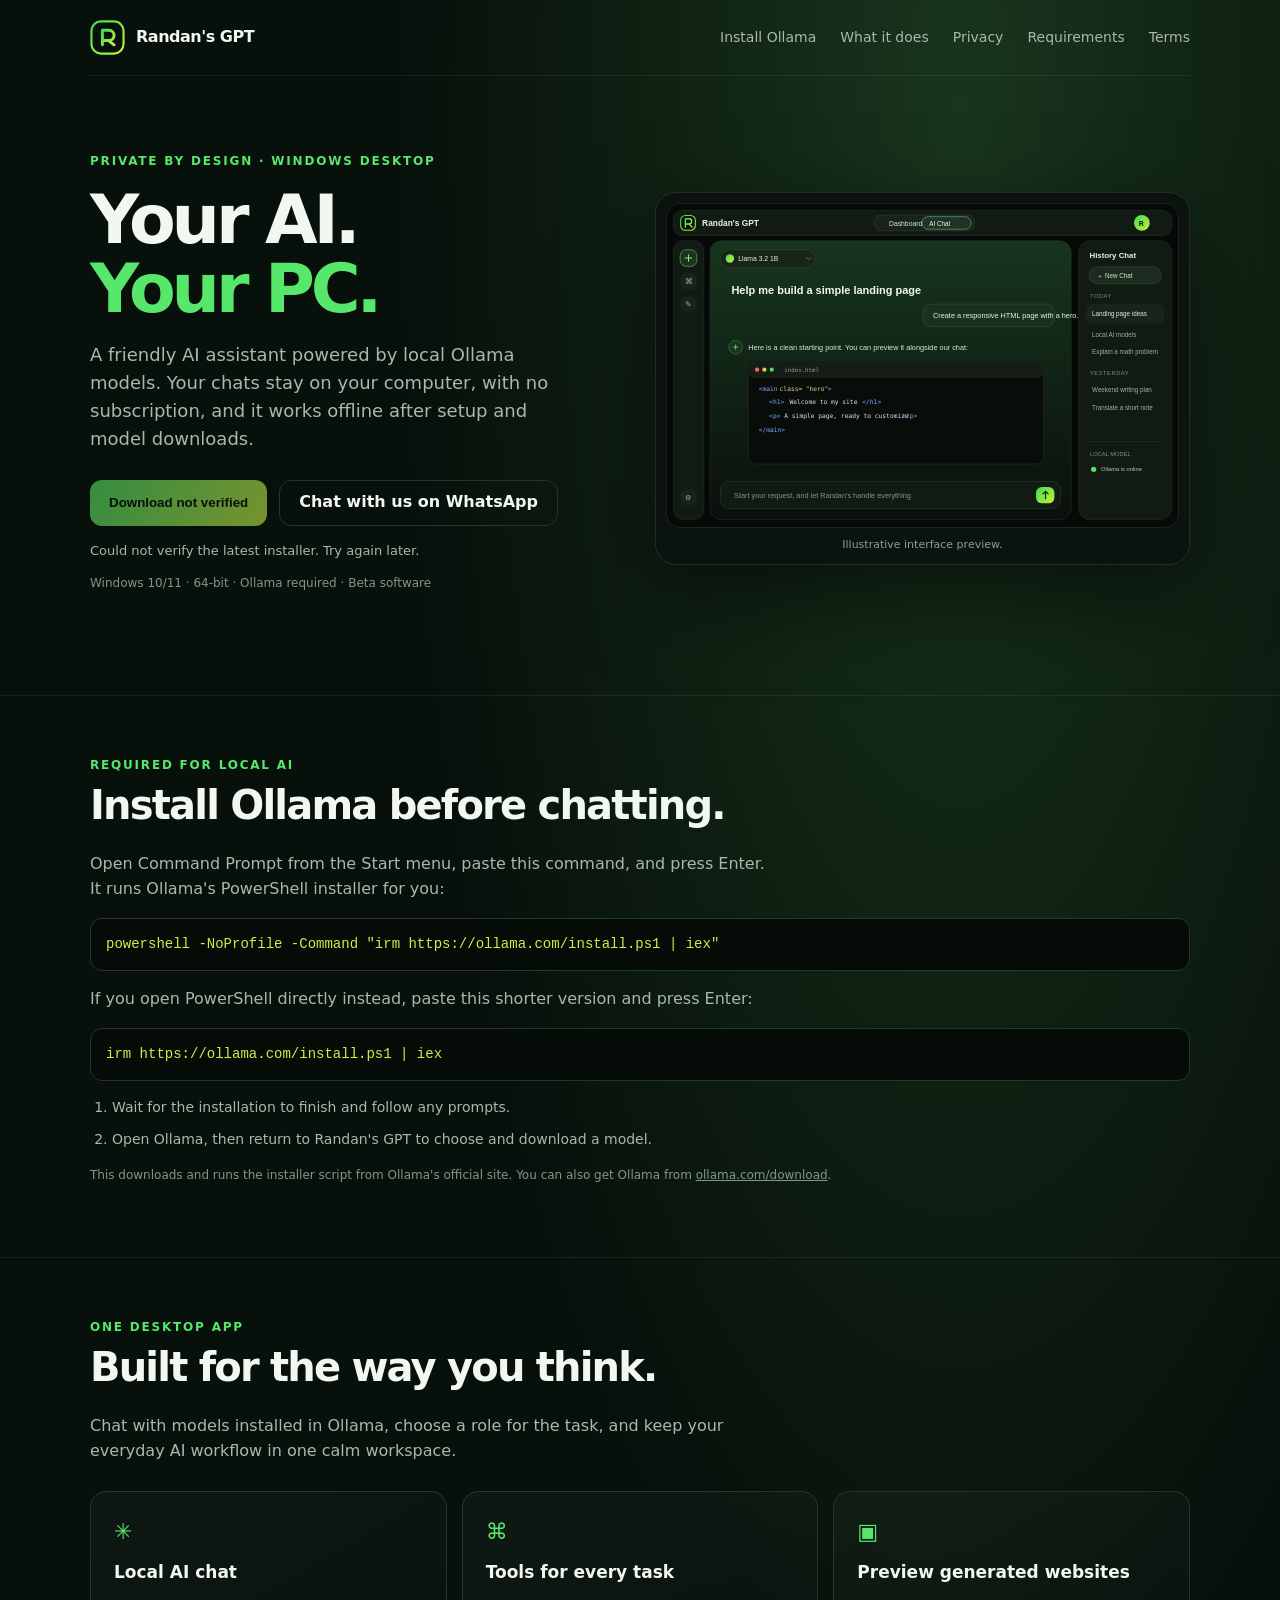
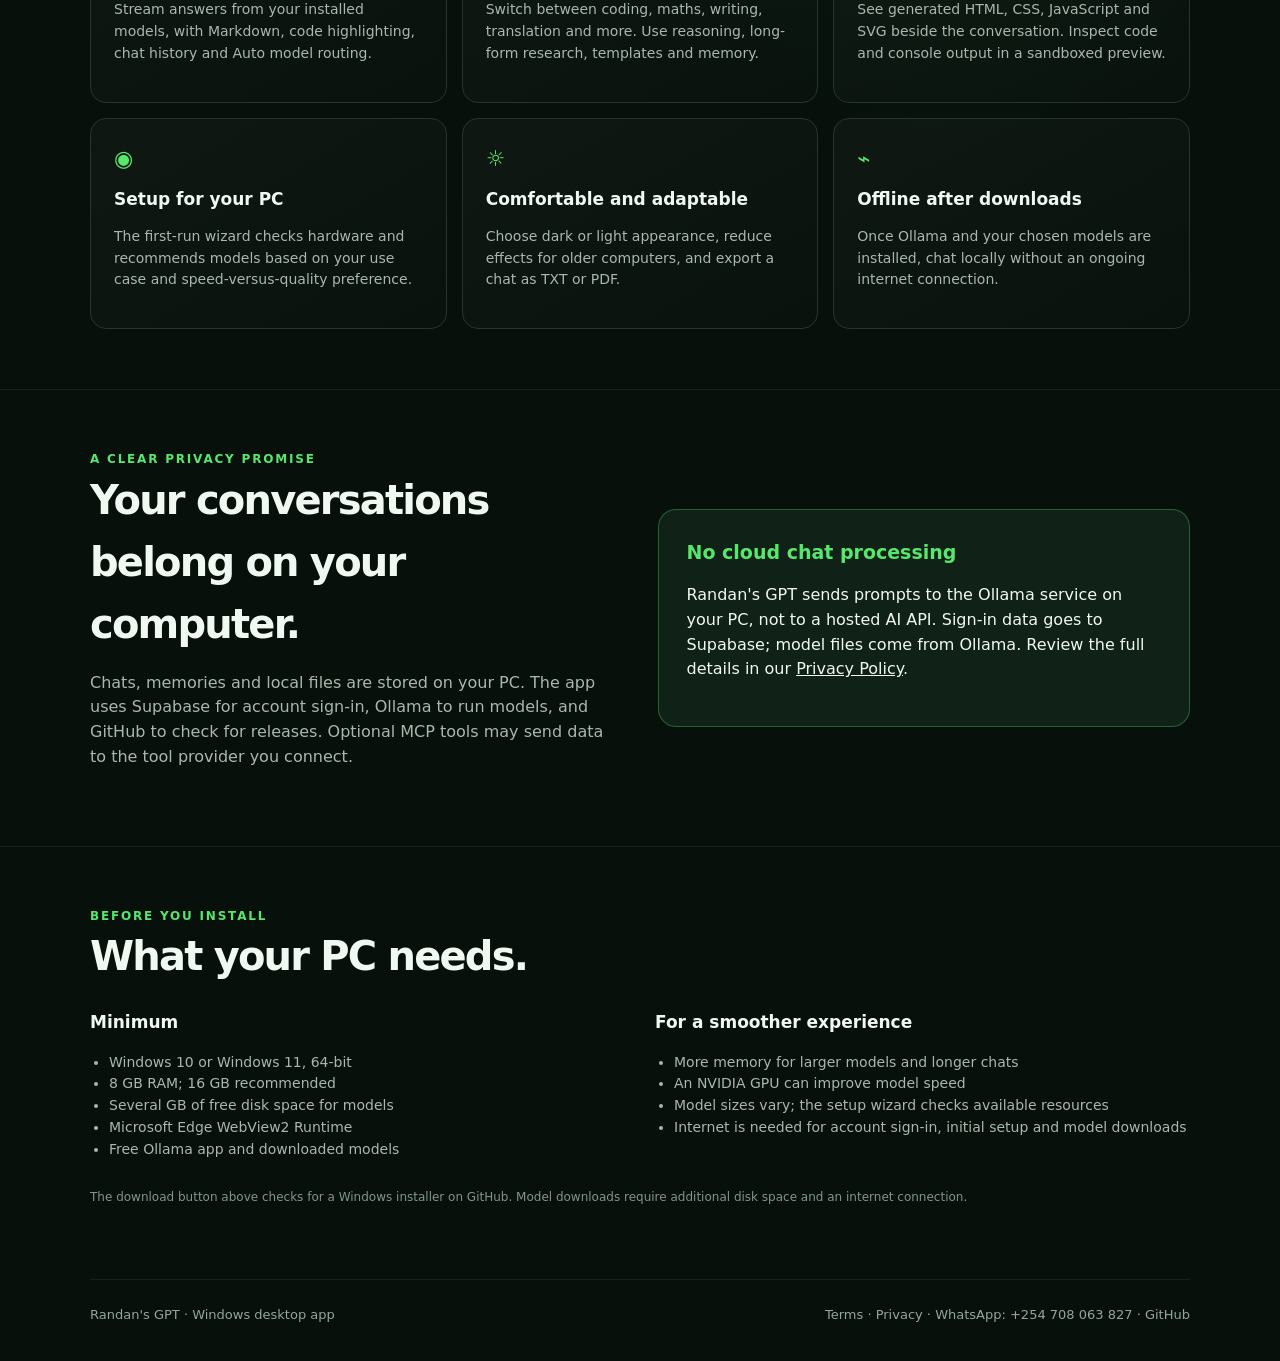
<file: docs/index.html>
<!doctype html>
<html lang="en">
<head>
  <meta charset="utf-8">
  <meta name="viewport" content="width=device-width, initial-scale=1">
  <meta name="description" content="A private AI assistant for Windows. Run Ollama models locally, keep chats on your PC, and work offline after setup.">
  <meta name="theme-color" content="#07100b">
  <title>Randan's GPT - Your AI, on your PC</title>
  <link rel="icon" href="brand-mark.svg" type="image/svg+xml">
  <style>
    :root { color-scheme: dark; --bg:#07100b; --panel:#101b14; --text:#f1f8f2; --muted:#a9b8ad; --green:#56e76b; --lime:#c8f248; --line:#25372a; font-family:Inter,"Segoe UI",system-ui,sans-serif; }
    * { box-sizing:border-box; }
    body { margin:0; color:var(--text); background:radial-gradient(ellipse at 75% 4%,#19351d 0,transparent 35rem),var(--bg); line-height:1.55; }
    a { color:inherit; }
    .wrap { width:min(1100px,calc(100% - 40px)); margin:auto; }
    header { height:76px; display:flex; align-items:center; justify-content:space-between; border-bottom:1px solid #ffffff12; }
    .brand { display:flex; align-items:center; gap:11px; text-decoration:none; font-weight:750; letter-spacing:-.03em; }
    .brand img { width:35px; height:35px; border-radius:10px; }
    nav { display:flex; gap:24px; color:var(--muted); font-size:14px; }
    nav a { text-decoration:none; } nav a:hover { color:var(--green); }
    .hero { display:grid; grid-template-columns:1fr 1.05fr; gap:55px; align-items:center; padding:76px 0 90px; }
    .eyebrow { color:var(--green); font-size:12px; font-weight:750; letter-spacing:.15em; text-transform:uppercase; }
    h1 { margin:14px 0 18px; font-size:clamp(42px,6vw,68px); line-height:1.02; letter-spacing:-.06em; }
    h1 em { color:var(--green); font-style:normal; }
    .lead { max-width:490px; color:var(--muted); font-size:18px; }
    .buttons { display:flex; flex-wrap:wrap; gap:12px; margin:27px 0 15px; }
    .btn { display:inline-flex; min-height:46px; align-items:center; justify-content:center; padding:0 19px; border:1px solid var(--line); border-radius:12px; text-decoration:none; font-weight:700; }
    .btn.primary { color:#07100b; background:linear-gradient(120deg,var(--green),var(--lime)); border:0; }
    .btn.primary:disabled { cursor:not-allowed; opacity:.58; }
    .btn:not(.primary):hover { border-color:var(--green); }
    .fine { color:#839589; font-size:12px; }
    .download-status { min-height:1.55em; color:#a9b8ad; font-size:13px; }
    .install-steps { padding-left:22px; color:var(--muted); }
    .install-steps li { margin:10px 0; }
    .command { overflow-wrap:anywhere; white-space:pre-wrap; margin:12px 0; padding:15px; border:1px solid var(--line); border-radius:12px; background:#050b07; color:var(--lime); }
    .command code { font:14px/1.5 ui-monospace,Consolas,monospace; }
    .preview { overflow:hidden; padding:10px; border:1px solid #ffffff1b; border-radius:21px; background:#0b130e; box-shadow:0 30px 90px #0008; }
    .preview img { display:block; width:100%; height:auto; border-radius:13px; }
    .caption { padding:8px 4px 1px; color:#8e9f93; font-size:11px; text-align:center; }
    section { padding:60px 0; border-top:1px solid #ffffff12; }
    h2 { margin:0 0 12px; font-size:clamp(29px,4vw,40px); letter-spacing:-.045em; }
    .section-lead { max-width:680px; color:var(--muted); }
    .grid { display:grid; grid-template-columns:repeat(3,1fr); gap:15px; margin-top:27px; }
    .card { padding:23px; border:1px solid var(--line); border-radius:16px; background:linear-gradient(150deg,#ffffff08,#ffffff02); }
    .card .icon { color:var(--green); font-size:22px; }
    h3 { margin:10px 0 7px; font-size:17px; }
    .card p, li { color:var(--muted); font-size:14px; }
    .privacy { display:grid; grid-template-columns:1fr 1fr; gap:35px; align-items:center; }
    .promise { padding:28px; border:1px solid #4be76655; border-radius:18px; background:#102117; }
    .promise b { display:block; margin-bottom:8px; color:var(--green); font-size:19px; }
    ul { padding-left:19px; }
    .requirements { display:grid; grid-template-columns:1fr 1fr; gap:30px; }
    footer { display:flex; flex-wrap:wrap; gap:18px; justify-content:space-between; padding:25px 0 36px; border-top:1px solid #ffffff12; color:#95a69a; font-size:13px; }
    footer a { text-decoration:none; } footer a:hover { color:var(--green); }
    @media(max-width:760px) { .hero,.privacy,.requirements { grid-template-columns:1fr; gap:30px; } .hero { padding:55px 0; } .grid { grid-template-columns:1fr; } nav { gap:13px; font-size:12px; } }
    @media(max-width:410px) { nav a:first-child { display:none; } }
  </style>
</head>
<body>
  <header class="wrap">
    <a class="brand" href="./"><img src="brand-mark.svg" alt=""><span>Randan's GPT</span></a>
    <nav aria-label="Main navigation"><a href="#ollama-install">Install Ollama</a><a href="#features">What it does</a><a href="#privacy">Privacy</a><a href="#requirements">Requirements</a><a href="terms.html">Terms</a></nav>
  </header>
  <main>
    <div class="wrap hero">
      <div>
        <div class="eyebrow">Private by design · Windows desktop</div>
        <h1>Your AI.<br><em>Your PC.</em></h1>
        <p class="lead">A friendly AI assistant powered by local Ollama models. Your chats stay on your computer, with no subscription, and it works offline after setup and model downloads.</p>
        <div class="buttons"><button class="btn primary" id="downloadButton" type="button" disabled>Checking for installer…</button><a class="btn" href="https://wa.me/254708063827" target="_blank" rel="noopener noreferrer">Chat with us on WhatsApp</a></div>
        <p class="download-status" id="downloadStatus" role="status" aria-live="polite">Checking GitHub for a published Windows installer…</p>
        <p class="fine">Windows 10/11 · 64-bit · Ollama required · Beta software</p>
      </div>
      <div class="preview"><img src="app-preview.svg" alt="Illustrative preview of the Randan's GPT chat window"><div class="caption">Illustrative interface preview.</div></div>
    </div>

    <section id="ollama-install">
      <div class="wrap">
        <div class="eyebrow">Required for local AI</div>
        <h2>Install Ollama before chatting.</h2>
        <p class="section-lead">Open Command Prompt from the Start menu, paste this command, and press Enter. It runs Ollama's PowerShell installer for you:</p>
        <pre class="command"><code>powershell -NoProfile -Command "irm https://ollama.com/install.ps1 | iex"</code></pre>
        <p class="section-lead">If you open PowerShell directly instead, paste this shorter version and press Enter:</p>
        <pre class="command"><code>irm https://ollama.com/install.ps1 | iex</code></pre>
        <ol class="install-steps">
          <li>Wait for the installation to finish and follow any prompts.</li>
          <li>Open Ollama, then return to Randan's GPT to choose and download a model.</li>
        </ol>
        <p class="fine">This downloads and runs the installer script from Ollama's official site. You can also get Ollama from <a href="https://ollama.com/download" target="_blank" rel="noopener noreferrer">ollama.com/download</a>.</p>
      </div>
    </section>

    <section id="features">
      <div class="wrap">
        <div class="eyebrow">One desktop app</div><h2>Built for the way you think.</h2>
        <p class="section-lead">Chat with models installed in Ollama, choose a role for the task, and keep your everyday AI workflow in one calm workspace.</p>
        <div class="grid">
          <article class="card"><div class="icon">✳</div><h3>Local AI chat</h3><p>Stream answers from your installed models, with Markdown, code highlighting, chat history and Auto model routing.</p></article>
          <article class="card"><div class="icon">⌘</div><h3>Tools for every task</h3><p>Switch between coding, maths, writing, translation and more. Use reasoning, long-form research, templates and memory.</p></article>
          <article class="card"><div class="icon">▣</div><h3>Preview generated websites</h3><p>See generated HTML, CSS, JavaScript and SVG beside the conversation. Inspect code and console output in a sandboxed preview.</p></article>
          <article class="card"><div class="icon">◉</div><h3>Setup for your PC</h3><p>The first-run wizard checks hardware and recommends models based on your use case and speed-versus-quality preference.</p></article>
          <article class="card"><div class="icon">☼</div><h3>Comfortable and adaptable</h3><p>Choose dark or light appearance, reduce effects for older computers, and export a chat as TXT or PDF.</p></article>
          <article class="card"><div class="icon">⌁</div><h3>Offline after downloads</h3><p>Once Ollama and your chosen models are installed, chat locally without an ongoing internet connection.</p></article>
        </div>
      </div>
    </section>

    <section id="privacy">
      <div class="wrap privacy">
        <div><div class="eyebrow">A clear privacy promise</div><h2>Your conversations belong on your computer.</h2><p class="section-lead">Chats, memories and local files are stored on your PC. The app uses Supabase for account sign-in, Ollama to run models, and GitHub to check for releases. Optional MCP tools may send data to the tool provider you connect.</p></div>
        <div class="promise"><b>No cloud chat processing</b><p>Randan's GPT sends prompts to the Ollama service on your PC, not to a hosted AI API. Sign-in data goes to Supabase; model files come from Ollama. Review the full details in our <a href="privacy.html">Privacy Policy</a>.</p></div>
      </div>
    </section>

    <section id="requirements">
      <div class="wrap">
        <div class="eyebrow">Before you install</div><h2>What your PC needs.</h2>
        <div class="requirements">
          <div><h3>Minimum</h3><ul><li>Windows 10 or Windows 11, 64-bit</li><li>8 GB RAM; 16 GB recommended</li><li>Several GB of free disk space for models</li><li>Microsoft Edge WebView2 Runtime</li><li>Free Ollama app and downloaded models</li></ul></div>
          <div><h3>For a smoother experience</h3><ul><li>More memory for larger models and longer chats</li><li>An NVIDIA GPU can improve model speed</li><li>Model sizes vary; the setup wizard checks available resources</li><li>Internet is needed for account sign-in, initial setup and model downloads</li></ul></div>
        </div>
        <p class="fine">The download button above checks for a Windows installer on GitHub. Model downloads require additional disk space and an internet connection.</p>
      </div>
    </section>
  </main>
  <footer class="wrap"><span>Randan's GPT · Windows desktop app</span><span><a href="terms.html">Terms</a> · <a href="privacy.html">Privacy</a> · <a href="https://wa.me/254708063827" target="_blank" rel="noopener noreferrer">WhatsApp: +254 708 063 827</a> · <a href="https://github.com/randankevin004-hub/Randan-s-GPT">GitHub</a></span></footer>
  <script>
    const repository = "randankevin004-hub/Randan-s-GPT";
    const downloadButton = document.getElementById("downloadButton");
    const downloadStatus = document.getElementById("downloadStatus");

    async function configureDownload() {
      try {
        const response = await fetch(`https://api.github.com/repos/${repository}/releases?per_page=5`, {
          headers: { Accept: "application/vnd.github+json" }
        });
        if (!response.ok) throw new Error(`GitHub returned ${response.status}`);

        const releases = await response.json();
        const release = releases.find(item => !item.draft);
        const installer = release?.assets?.find(asset => asset.name === "RandansGPT-Setup.exe");
        if (!release || !installer) {
          downloadButton.textContent = "Installer not published yet";
          downloadStatus.textContent = "No public Windows installer is available yet. The download button will activate when one is attached to a GitHub release.";
          return;
        }

        downloadButton.disabled = false;
        downloadButton.textContent = "Download Windows beta";
        downloadButton.addEventListener("click", () => {
          window.location.assign(installer.browser_download_url);
        });
        const sizeMb = (installer.size / (1024 * 1024)).toFixed(1);
        downloadStatus.textContent = `${release.tag_name} · ${sizeMb} MB · Beta installer is unsigned and may show a Windows SmartScreen warning.`;
      } catch (error) {
        downloadButton.textContent = "Download not verified";
        downloadStatus.textContent = "Could not verify the latest installer. Try again later.";
        console.error("Could not check GitHub releases:", error);
      }
    }

    configureDownload();
  </script>
</body>
</html>
</file>
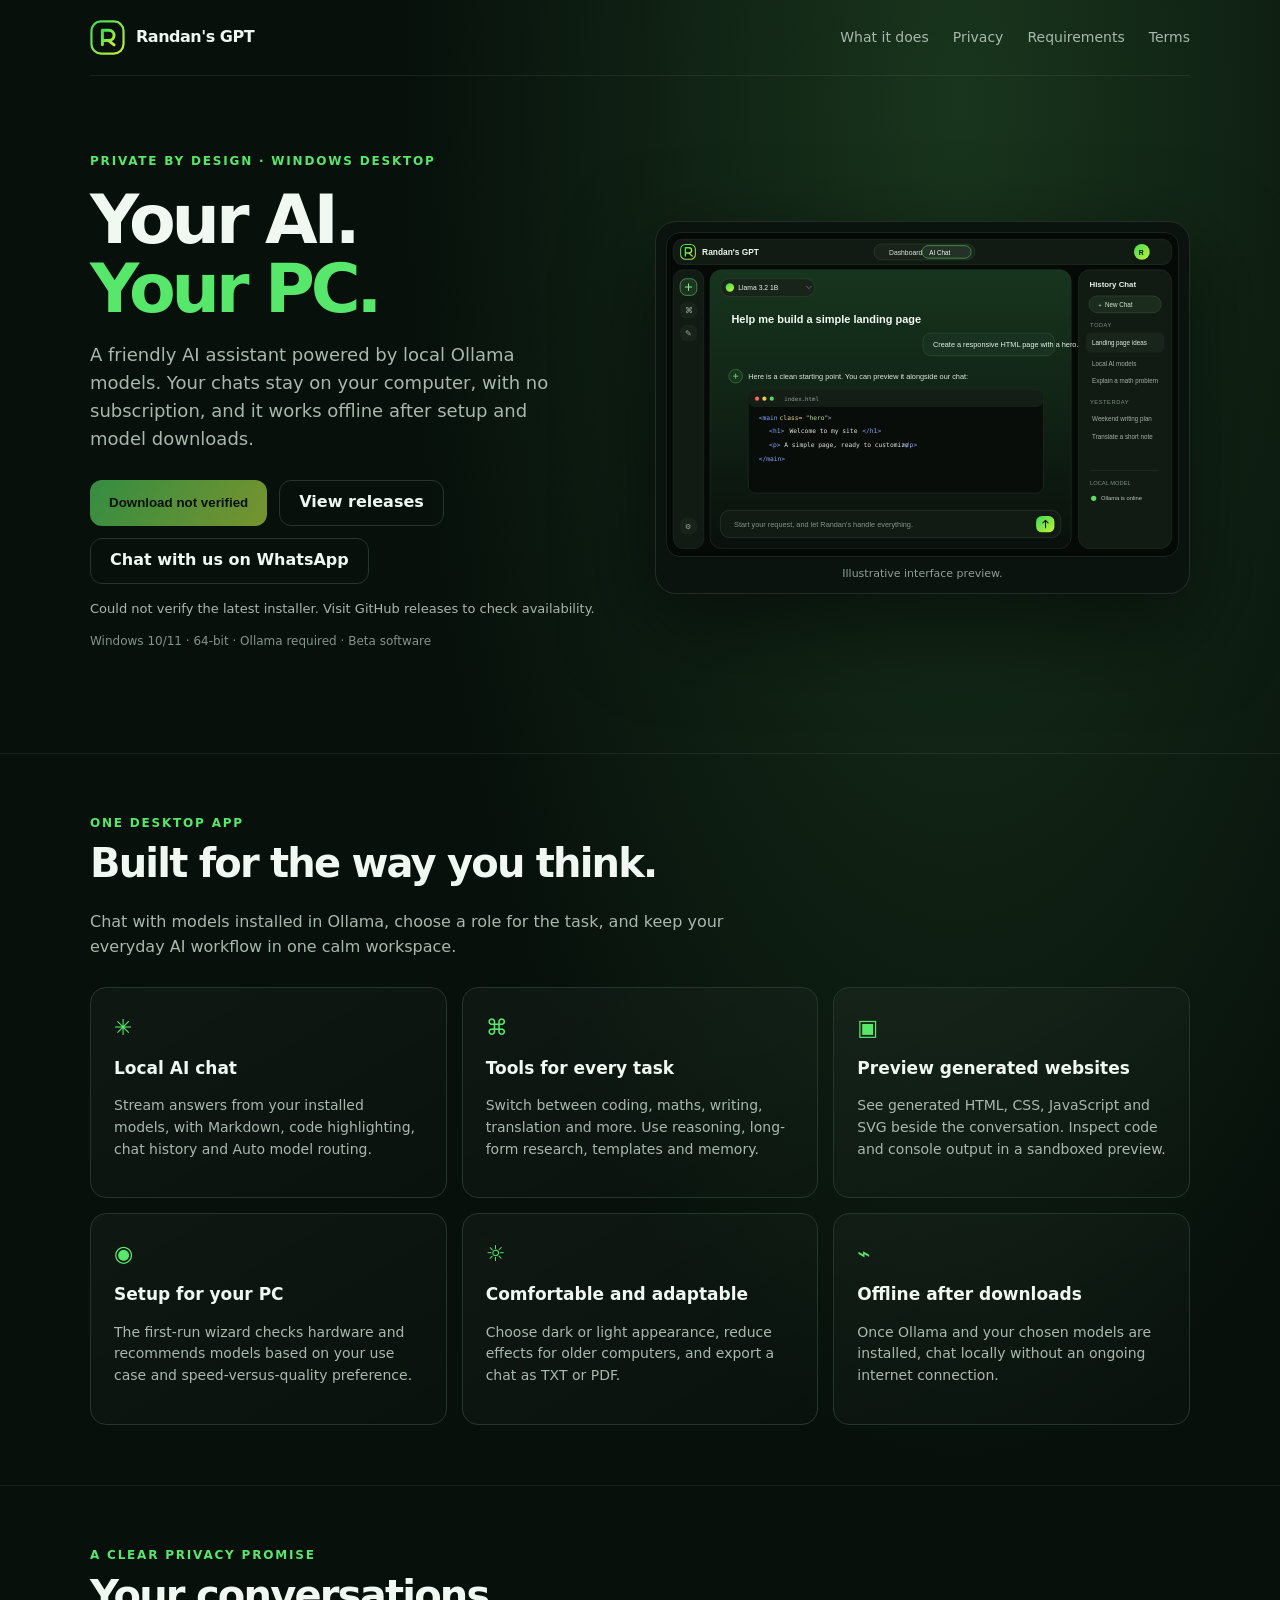
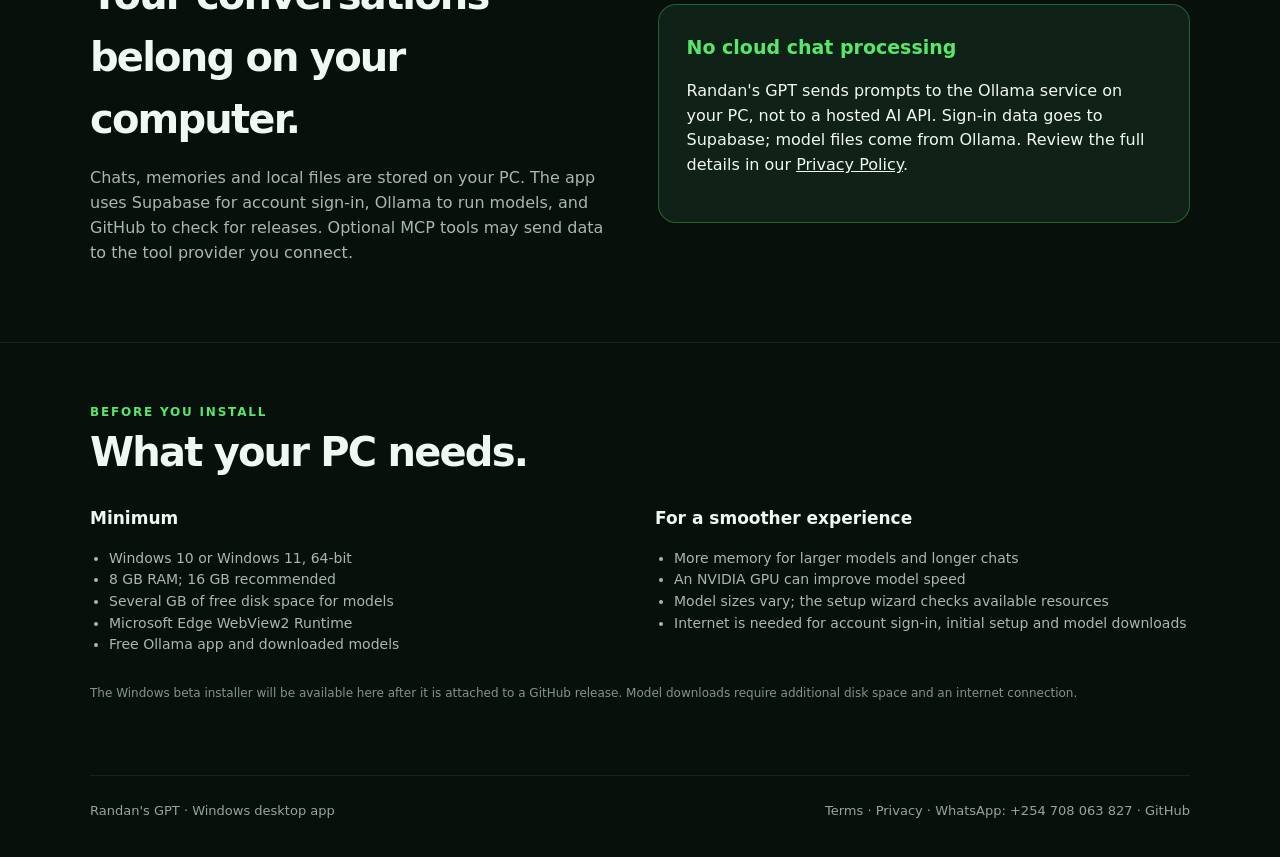
<file: randans_gpt/docs/index.html>
<!doctype html>
<html lang="en">
<head>
  <meta charset="utf-8">
  <meta name="viewport" content="width=device-width, initial-scale=1">
  <meta name="description" content="A private AI assistant for Windows. Run Ollama models locally, keep chats on your PC, and work offline after setup.">
  <meta name="theme-color" content="#07100b">
  <title>Randan's GPT - Your AI, on your PC</title>
  <link rel="icon" href="brand-mark.svg" type="image/svg+xml">
  <style>
    :root { color-scheme: dark; --bg:#07100b; --panel:#101b14; --text:#f1f8f2; --muted:#a9b8ad; --green:#56e76b; --lime:#c8f248; --line:#25372a; font-family:Inter,"Segoe UI",system-ui,sans-serif; }
    * { box-sizing:border-box; }
    body { margin:0; color:var(--text); background:radial-gradient(ellipse at 75% 4%,#19351d 0,transparent 35rem),var(--bg); line-height:1.55; }
    a { color:inherit; }
    .wrap { width:min(1100px,calc(100% - 40px)); margin:auto; }
    header { height:76px; display:flex; align-items:center; justify-content:space-between; border-bottom:1px solid #ffffff12; }
    .brand { display:flex; align-items:center; gap:11px; text-decoration:none; font-weight:750; letter-spacing:-.03em; }
    .brand img { width:35px; height:35px; border-radius:10px; }
    nav { display:flex; gap:24px; color:var(--muted); font-size:14px; }
    nav a { text-decoration:none; } nav a:hover { color:var(--green); }
    .hero { display:grid; grid-template-columns:1fr 1.05fr; gap:55px; align-items:center; padding:76px 0 90px; }
    .eyebrow { color:var(--green); font-size:12px; font-weight:750; letter-spacing:.15em; text-transform:uppercase; }
    h1 { margin:14px 0 18px; font-size:clamp(42px,6vw,68px); line-height:1.02; letter-spacing:-.06em; }
    h1 em { color:var(--green); font-style:normal; }
    .lead { max-width:490px; color:var(--muted); font-size:18px; }
    .buttons { display:flex; flex-wrap:wrap; gap:12px; margin:27px 0 15px; }
    .btn { display:inline-flex; min-height:46px; align-items:center; justify-content:center; padding:0 19px; border:1px solid var(--line); border-radius:12px; text-decoration:none; font-weight:700; }
    .btn.primary { color:#07100b; background:linear-gradient(120deg,var(--green),var(--lime)); border:0; }
    .btn.primary:disabled { cursor:not-allowed; opacity:.58; }
    .btn:not(.primary):hover { border-color:var(--green); }
    .fine { color:#839589; font-size:12px; }
    .download-status { min-height:1.55em; color:#a9b8ad; font-size:13px; }
    .preview { overflow:hidden; padding:10px; border:1px solid #ffffff1b; border-radius:21px; background:#0b130e; box-shadow:0 30px 90px #0008; }
    .preview img { display:block; width:100%; height:auto; border-radius:13px; }
    .caption { padding:8px 4px 1px; color:#8e9f93; font-size:11px; text-align:center; }
    section { padding:60px 0; border-top:1px solid #ffffff12; }
    h2 { margin:0 0 12px; font-size:clamp(29px,4vw,40px); letter-spacing:-.045em; }
    .section-lead { max-width:680px; color:var(--muted); }
    .grid { display:grid; grid-template-columns:repeat(3,1fr); gap:15px; margin-top:27px; }
    .card { padding:23px; border:1px solid var(--line); border-radius:16px; background:linear-gradient(150deg,#ffffff08,#ffffff02); }
    .card .icon { color:var(--green); font-size:22px; }
    h3 { margin:10px 0 7px; font-size:17px; }
    .card p, li { color:var(--muted); font-size:14px; }
    .privacy { display:grid; grid-template-columns:1fr 1fr; gap:35px; align-items:center; }
    .promise { padding:28px; border:1px solid #4be76655; border-radius:18px; background:#102117; }
    .promise b { display:block; margin-bottom:8px; color:var(--green); font-size:19px; }
    ul { padding-left:19px; }
    .requirements { display:grid; grid-template-columns:1fr 1fr; gap:30px; }
    footer { display:flex; flex-wrap:wrap; gap:18px; justify-content:space-between; padding:25px 0 36px; border-top:1px solid #ffffff12; color:#95a69a; font-size:13px; }
    footer a { text-decoration:none; } footer a:hover { color:var(--green); }
    @media(max-width:760px) { .hero,.privacy,.requirements { grid-template-columns:1fr; gap:30px; } .hero { padding:55px 0; } .grid { grid-template-columns:1fr; } nav { gap:13px; font-size:12px; } }
    @media(max-width:410px) { nav a:first-child { display:none; } }
  </style>
</head>
<body>
  <header class="wrap">
    <a class="brand" href="./"><img src="brand-mark.svg" alt=""><span>Randan's GPT</span></a>
    <nav aria-label="Main navigation"><a href="#features">What it does</a><a href="#privacy">Privacy</a><a href="#requirements">Requirements</a><a href="terms.html">Terms</a></nav>
  </header>
  <main>
    <div class="wrap hero">
      <div>
        <div class="eyebrow">Private by design · Windows desktop</div>
        <h1>Your AI.<br><em>Your PC.</em></h1>
        <p class="lead">A friendly AI assistant powered by local Ollama models. Your chats stay on your computer, with no subscription, and it works offline after setup and model downloads.</p>
        <div class="buttons"><button class="btn primary" id="downloadButton" type="button" disabled>Checking for installer…</button><a class="btn" id="releaseLink" href="https://github.com/randankevin004-hub/Randan-s-GPT/releases">View releases</a><a class="btn" href="https://wa.me/254708063827" target="_blank" rel="noopener noreferrer">Chat with us on WhatsApp</a></div>
        <p class="download-status" id="downloadStatus" role="status" aria-live="polite">Checking GitHub for a published Windows installer…</p>
        <p class="fine">Windows 10/11 · 64-bit · Ollama required · Beta software</p>
      </div>
      <div class="preview"><img src="app-preview.svg" alt="Illustrative preview of the Randan's GPT chat window"><div class="caption">Illustrative interface preview.</div></div>
    </div>

    <section id="features">
      <div class="wrap">
        <div class="eyebrow">One desktop app</div><h2>Built for the way you think.</h2>
        <p class="section-lead">Chat with models installed in Ollama, choose a role for the task, and keep your everyday AI workflow in one calm workspace.</p>
        <div class="grid">
          <article class="card"><div class="icon">✳</div><h3>Local AI chat</h3><p>Stream answers from your installed models, with Markdown, code highlighting, chat history and Auto model routing.</p></article>
          <article class="card"><div class="icon">⌘</div><h3>Tools for every task</h3><p>Switch between coding, maths, writing, translation and more. Use reasoning, long-form research, templates and memory.</p></article>
          <article class="card"><div class="icon">▣</div><h3>Preview generated websites</h3><p>See generated HTML, CSS, JavaScript and SVG beside the conversation. Inspect code and console output in a sandboxed preview.</p></article>
          <article class="card"><div class="icon">◉</div><h3>Setup for your PC</h3><p>The first-run wizard checks hardware and recommends models based on your use case and speed-versus-quality preference.</p></article>
          <article class="card"><div class="icon">☼</div><h3>Comfortable and adaptable</h3><p>Choose dark or light appearance, reduce effects for older computers, and export a chat as TXT or PDF.</p></article>
          <article class="card"><div class="icon">⌁</div><h3>Offline after downloads</h3><p>Once Ollama and your chosen models are installed, chat locally without an ongoing internet connection.</p></article>
        </div>
      </div>
    </section>

    <section id="privacy">
      <div class="wrap privacy">
        <div><div class="eyebrow">A clear privacy promise</div><h2>Your conversations belong on your computer.</h2><p class="section-lead">Chats, memories and local files are stored on your PC. The app uses Supabase for account sign-in, Ollama to run models, and GitHub to check for releases. Optional MCP tools may send data to the tool provider you connect.</p></div>
        <div class="promise"><b>No cloud chat processing</b><p>Randan's GPT sends prompts to the Ollama service on your PC, not to a hosted AI API. Sign-in data goes to Supabase; model files come from Ollama. Review the full details in our <a href="privacy.html">Privacy Policy</a>.</p></div>
      </div>
    </section>

    <section id="requirements">
      <div class="wrap">
        <div class="eyebrow">Before you install</div><h2>What your PC needs.</h2>
        <div class="requirements">
          <div><h3>Minimum</h3><ul><li>Windows 10 or Windows 11, 64-bit</li><li>8 GB RAM; 16 GB recommended</li><li>Several GB of free disk space for models</li><li>Microsoft Edge WebView2 Runtime</li><li>Free Ollama app and downloaded models</li></ul></div>
          <div><h3>For a smoother experience</h3><ul><li>More memory for larger models and longer chats</li><li>An NVIDIA GPU can improve model speed</li><li>Model sizes vary; the setup wizard checks available resources</li><li>Internet is needed for account sign-in, initial setup and model downloads</li></ul></div>
        </div>
        <p class="fine">The Windows beta installer will be available here after it is attached to a GitHub release. Model downloads require additional disk space and an internet connection.</p>
      </div>
    </section>
  </main>
  <footer class="wrap"><span>Randan's GPT · Windows desktop app</span><span><a href="terms.html">Terms</a> · <a href="privacy.html">Privacy</a> · <a href="https://wa.me/254708063827" target="_blank" rel="noopener noreferrer">WhatsApp: +254 708 063 827</a> · <a href="https://github.com/randankevin004-hub/Randan-s-GPT">GitHub</a></span></footer>
  <script>
    const repository = "randankevin004-hub/Randan-s-GPT";
    const releaseListUrl = `https://github.com/${repository}/releases`;
    const downloadButton = document.getElementById("downloadButton");
    const downloadStatus = document.getElementById("downloadStatus");
    const releaseLink = document.getElementById("releaseLink");

    async function configureDownload() {
      try {
        const response = await fetch(`https://api.github.com/repos/${repository}/releases?per_page=5`, {
          headers: { Accept: "application/vnd.github+json" }
        });
        if (!response.ok) throw new Error(`GitHub returned ${response.status}`);

        const releases = await response.json();
        const release = releases.find(item => !item.draft);
        const installer = release?.assets?.find(asset => asset.name === "RandansGPT-Setup.exe");
        if (!release || !installer) {
          downloadButton.textContent = "Installer not published yet";
          downloadStatus.textContent = "No public Windows installer is available yet. The download button will activate when one is attached to a GitHub release.";
          return;
        }

        downloadButton.disabled = false;
        downloadButton.textContent = "Download Windows beta";
        downloadButton.addEventListener("click", () => {
          window.location.assign(installer.browser_download_url);
        });
        releaseLink.href = release.html_url;
        const sizeMb = (installer.size / (1024 * 1024)).toFixed(1);
        downloadStatus.textContent = `${release.tag_name} · ${sizeMb} MB · Beta installer is unsigned and may show a Windows SmartScreen warning.`;
      } catch (error) {
        downloadButton.textContent = "Download not verified";
        downloadStatus.textContent = "Could not verify the latest installer. Visit GitHub releases to check availability.";
        console.error("Could not check GitHub releases:", error);
        releaseLink.href = releaseListUrl;
      }
    }

    configureDownload();
  </script>
</body>
</html>
</file>
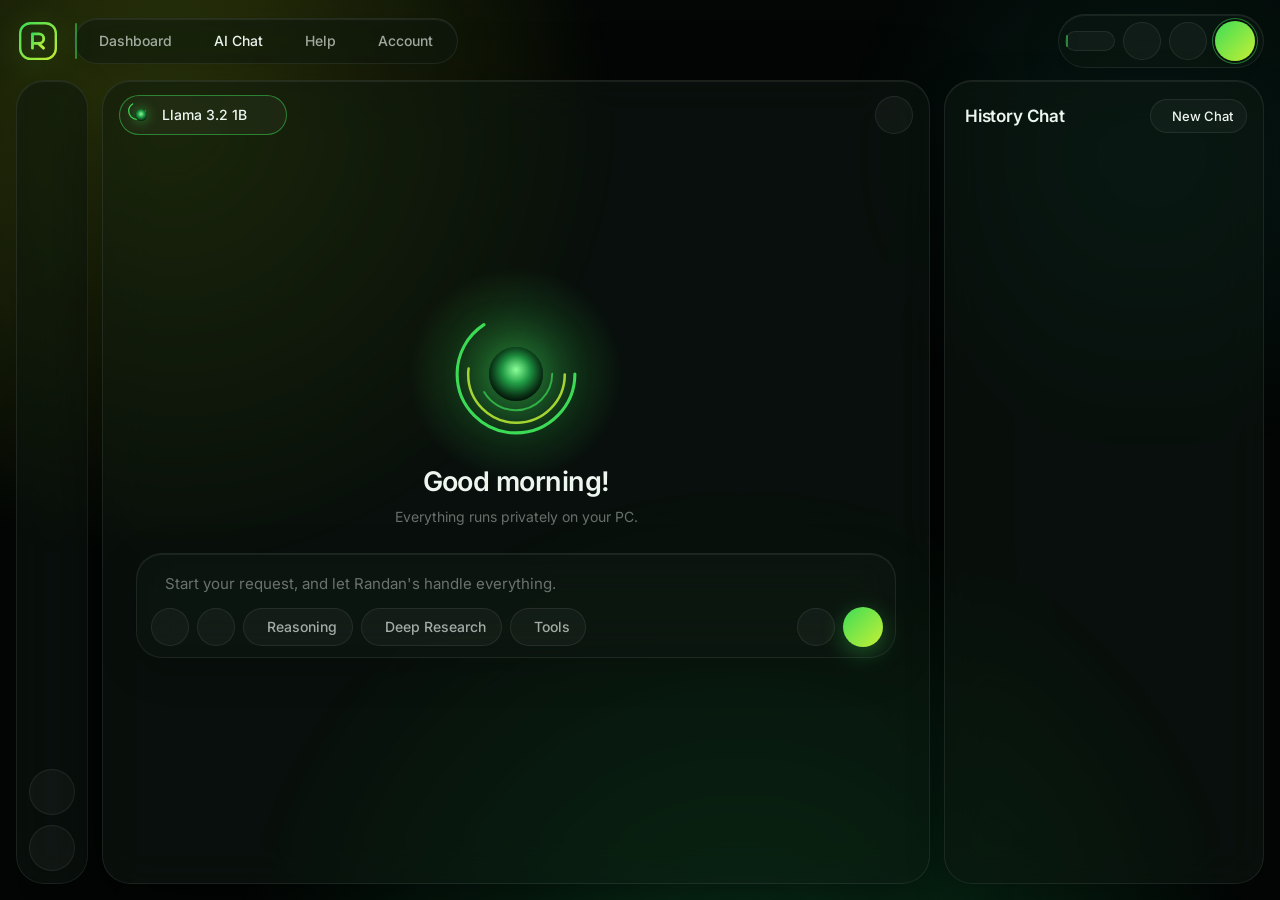
<file: randans_gpt/web/index.html>
<!doctype html>
<html lang="en" data-theme="dark">
<head>
<meta charset="utf-8">
<meta name="viewport" content="width=device-width, initial-scale=1">
<title>Randan's GPT</title>
<link rel="stylesheet" href="css/fonts.css">
<link rel="stylesheet" href="css/app.css">
</head>
<body>
<svg width="0" height="0" style="position:absolute" aria-hidden="true"><defs><linearGradient id="ringGrad" x1="0" y1="0" x2="1" y2="1"><stop offset="0" stop-color="#3ddc57"/><stop offset="1" stop-color="#c6f135"/></linearGradient></defs></svg>
<div class="ambient" aria-hidden="true"><i></i><i></i><i></i></div>

<div id="app">
  <!-- ============================ top bar ============================ -->
  <header class="topbar">
    <div class="brand" aria-label="Randan's GPT">
      <svg viewBox="0 0 48 48" width="38" height="38" aria-hidden="true">
        <defs><linearGradient id="lg" x1="0" y1="0" x2="1" y2="1"><stop offset="0" stop-color="#3ddc57"/><stop offset="1" stop-color="#c6f135"/></linearGradient></defs>
        <rect x="1.5" y="1.5" width="45" height="45" rx="13" fill="none" stroke="url(#lg)" stroke-width="3"/>
        <path d="M17 33V15h8.2a6 6 0 0 1 0 12H17m7.5 0L31 33" fill="none" stroke="url(#lg)" stroke-width="3.6" stroke-linecap="round" stroke-linejoin="round"/>
      </svg>
    </div>

    <nav class="seg glass" id="nav" aria-label="Main">
      <i class="seg-ind"></i>
      <button data-page="dashboard">Dashboard</button>
      <button data-page="chat" class="on">AI Chat</button>
      <button data-page="help">Help</button>
      <button data-page="account">Account</button>
    </nav>

    <div class="spacer"></div>

    <div class="top-actions glass">
      <div class="seg compact" id="themeSeg" role="group" aria-label="Theme">
        <i class="seg-ind"></i>
        <button data-theme-btn="Light" aria-label="Light theme" data-tip="Light"><span data-icon="sun"></span></button>
        <button data-theme-btn="Dark" aria-label="Dark theme" data-tip="Dark"><span data-icon="moon"></span></button>
      </div>
      <button class="icon-btn" id="btnHistory" aria-label="Toggle chat history" data-tip="History"><span data-icon="chat"></span></button>
      <button class="icon-btn" id="btnBell" aria-label="Notifications" data-tip="Notifications"><span data-icon="bell"></span><b class="dot" id="bellDot" hidden></b></button>
      <button class="avatar-btn" id="btnAvatar" aria-label="Your profile" data-tip="Profile"></button>
    </div>
  </header>

  <!-- ============================== body ============================== -->
  <main class="shell" id="shell">
    <aside class="rail glass" id="rail" aria-label="Tools">
      <div class="rail-top" id="railTools"></div>
      <div class="rail-bottom">
        <button class="icon-btn lg" id="btnSettings" aria-label="Settings" data-tip="Settings" data-tip-pos="right"><span data-icon="settings"></span></button>
        <button class="icon-btn lg" id="btnLogout" aria-label="Log out" data-tip="Log out" data-tip-pos="right"><span data-icon="logout"></span></button>
      </div>
    </aside>

    <section class="stage" id="stage">

      <!-- ------------------------------- chat ------------------------------- -->
      <div class="page card glass active" id="page-chat">
        <div class="chat-head">
          <button class="pill model-pill" id="modelPill" aria-haspopup="menu">
            <span class="orb sm"><svg class="orb-ring r1" viewBox="0 0 100 100"><circle cx="50" cy="50" r="46"/></svg><i class="orb-core"></i></span>
            <span id="modelLabel">Llama 3.2 1B</span><span data-icon="chevron" class="chev"></span>
          </button>
          <button class="pill chip-accent" id="modeChip" hidden></button>
          <div class="spacer"></div>
          <button class="icon-btn" id="btnMore" aria-label="Chat options" aria-haspopup="menu" data-tip="Chat options"><span data-icon="dots"></span></button>
        </div>

        <div class="chat-body" id="chatBody">
        <div class="chat-col is-welcome" id="chatCol">
          <div class="messages" id="messages"></div>

          <div class="welcome" id="welcome">
            <div class="orb"><i class="orb-glow"></i><svg class="orb-ring r1" viewBox="0 0 100 100"><circle cx="50" cy="50" r="46"/></svg><svg class="orb-ring r2" viewBox="0 0 100 100"><circle cx="50" cy="50" r="46"/></svg><svg class="orb-ring r3" viewBox="0 0 100 100"><circle cx="50" cy="50" r="46"/></svg><i class="orb-core"></i></div>
            <h1 id="greeting">Good morning!</h1>
            <p class="sub">Everything runs privately on your PC.</p>
          </div>

          <div class="composer-wrap">
            <div class="composer glass" id="composer">
              <div class="attach-row" id="attachRow" hidden></div>
              <div class="input-row">
                <span class="spark" data-icon="sparkle"></span>
                <textarea id="input" rows="1" placeholder="Start your request, and let Randan's handle everything." aria-label="Message"></textarea>
              </div>
              <div class="composer-bar">
                <button class="icon-btn" id="btnAttach" aria-label="Attach a file" data-tip="Attach a text or code file"><span data-icon="paperclip"></span></button>
                <button class="icon-btn" id="btnNotes" aria-label="Prompt templates" data-tip="Prompt templates"><span data-icon="note"></span></button>
                <button class="pill toggle" id="btnReason" aria-pressed="false" data-tip="Think step by step with DeepSeek R1"><span data-icon="bulb"></span><span class="lbl">Reasoning</span></button>
                <button class="pill toggle" id="btnResearch" aria-pressed="false" data-tip="Long, structured, report-style answers"><span data-icon="compass"></span><span class="lbl">Deep Research</span></button>
                <button class="pill toggle" id="btnTools" aria-pressed="false" data-tip="Let the model use your MCP tools (e.g. REA)"><span data-icon="plug"></span><span class="lbl">Tools</span></button>
                <div class="spacer"></div>
                <button class="icon-btn" id="btnMic" aria-label="Voice typing" data-tip="Voice typing"><span data-icon="mic"></span></button>
                <button class="send" id="btnSend" aria-label="Send"><span data-icon="arrowup"></span></button>
              </div>
            </div>
            <div class="starters" id="starters"></div>
            <div class="hint" id="hint" role="status"></div>
          </div>
        </div>

        <aside class="preview" id="preview" hidden aria-label="Live preview">
          <div class="pv-head">
            <div class="seg compact" id="pvTabs"><i class="seg-ind"></i><button data-tab="preview" class="on">Preview</button><button data-tab="code">Code</button><button data-tab="console">Console<b class="badge" id="pvBadge" hidden>0</b></button></div>
            <div class="spacer"></div>
            <div class="seg compact" id="pvDevices"><i class="seg-ind"></i><button data-dev="desktop" class="on" data-tip="Desktop"><span data-icon="monitor"></span></button><button data-dev="tablet" data-tip="Tablet"><span data-icon="tablet"></span></button><button data-dev="phone" data-tip="Phone"><span data-icon="phone"></span></button></div>
            <button class="icon-btn" id="pvReload" aria-label="Reload preview" data-tip="Reload"><span data-icon="refresh"></span></button>
            <button class="icon-btn" id="pvExternal" aria-label="Open in browser" data-tip="Open in browser"><span data-icon="external"></span></button>
            <button class="icon-btn" id="pvSave" aria-label="Save as HTML" data-tip="Save as .html"><span data-icon="download"></span></button>
            <button class="icon-btn" id="pvExpand" aria-label="Expand" data-tip="Expand"><span data-icon="expand"></span></button>
            <button class="icon-btn" id="pvClose" aria-label="Close preview" data-tip="Close"><span data-icon="x"></span></button>
          </div>
          <div class="pv-body">
            <div class="pv-pane on" data-pane="preview"><div class="pv-stage"><div class="pv-device" id="pvDevice"><iframe id="pvFrame" title="Preview" sandbox="allow-scripts allow-forms allow-modals allow-popups allow-pointer-lock"></iframe></div></div></div>
            <div class="pv-pane" data-pane="code"><pre class="pv-code"><code id="pvCode"></code></pre></div>
            <div class="pv-pane" data-pane="console"><div class="pv-console" id="pvConsole"><div class="empty">No console output yet.</div></div></div>
          </div>
        </aside>
        </div>
      </div>

      <!-- ----------------------------- dashboard ---------------------------- -->
      <div class="page card glass scroll" id="page-dashboard">
        <div class="page-pad">
          <h2 class="title">Dashboard</h2>
          <p class="sub" id="dashSub">Here's your activity.</p>
          <div class="stat-grid" id="statCards"></div>
          <div class="two-col">
            <div class="panel"><h3>Questions · last 7 days</h3><div class="bars" id="weekChart"></div></div>
            <div class="panel"><h3>Model usage</h3><div id="modelBars" class="hbars"></div></div>
          </div>
          <p class="foot" id="ollamaState"></p>
        </div>
      </div>

      <!-- -------------------------------- help ------------------------------ -->
      <div class="page card glass scroll" id="page-help">
        <div class="page-pad narrow" id="helpBody"></div>
      </div>

      <!-- ------------------------------ account ----------------------------- -->
      <div class="page card glass scroll" id="page-account">
        <div class="page-pad narrow center">
          <h2 class="title">Account</h2>
          <div class="big-avatar" id="accAvatar"></div>
          <div class="row-btns">
            <button class="btn" id="btnPhoto">Change photo</button>
            <button class="btn ghost" id="btnPhotoRemove">Remove</button>
          </div>
          <p class="sub" id="accEmail"></p>
          <label class="field"><span>Display name</span><input id="accName" maxlength="30" autocomplete="off"></label>
          <button class="btn primary wide" id="btnSaveName">Save profile</button>
          <p class="sub" id="accStats"></p>
          <div class="row-btns">
            <button class="btn" id="btnToSettings">Settings</button>
            <button class="btn ghost danger-text" id="btnLogout2">Sign out</button>
          </div>
        </div>
      </div>

      <!-- ------------------------------ settings ---------------------------- -->
      <div class="page card glass scroll" id="page-settings">
        <div class="page-pad narrow">
          <h2 class="title">Settings</h2>
          <div class="group">
            <div class="row"><div><b>Default model</b><small>Used when you start the app</small></div><select id="setDefaultModel" aria-label="Default model"></select></div>
            <div class="row"><div><b>Start in Auto mode</b><small>Pick the best model for each question</small></div><button class="switch" id="setAuto" role="switch" aria-checked="false"><i></i></button></div>
            <div class="row"><div><b>Theme</b><small>Dark or light appearance</small></div>
              <div class="seg compact wide" id="setTheme"><i class="seg-ind"></i><button data-theme-btn="Dark">Dark</button><button data-theme-btn="Light">Light</button></div></div>
            <div class="row"><div><b>Text size</b><small>Chat text size</small></div>
              <div class="stepper"><button id="fontMinus" aria-label="Smaller">−</button><span id="fontVal">14</span><button id="fontPlus" aria-label="Larger">+</button></div></div>
            <div class="row"><div><b>Memory</b><small>Remember facts you ask it to ("Remember that …")</small></div><button class="switch" id="setMemory" role="switch" aria-checked="false"><i></i></button></div>
            <div class="row"><div><b>Reduce effects</b><small>Turns off blur and animation (helps older graphics)</small></div><button class="switch" id="setEffects" role="switch" aria-checked="false"><i></i></button></div>
          </div>
          <div class="group">
            <div class="row"><div><b>Tool servers (MCP)</b><small>Connect tools such as REA, imported from Codex</small></div><button class="btn" id="btnManageTools">Manage…</button></div>
            <div class="row"><div><b>Ask before running tools</b><small>Confirm each time the model wants to run a tool</small></div><button class="switch" id="setConfirm" role="switch" aria-checked="false"><i></i></button></div>
          </div>
          <div class="group">
            <div class="row"><div><b>Models &amp; hardware</b><small id="setupSummary">Check this PC and pick the right AI models</small></div><button class="btn" id="btnRunSetup">Run setup again…</button></div>
            <div class="row"><div><b>Open preview automatically</b><small>Show a live preview when the AI writes a web page</small></div><button class="switch" id="setPreview" role="switch" aria-checked="false"><i></i></button></div>
          </div>
          <div class="group">
            <div class="row"><div><b>App updates</b><small id="updateStatus">Current version: …</small></div><button class="btn" id="btnCheckUpdates">Check for updates</button></div>
          </div>
          <div class="group-head"><h3>Saved memories</h3><button class="btn ghost danger-text sm" id="btnClearMem">Clear all</button></div>
          <div class="group" id="memList"></div>
        </div>
      </div>

      <!-- ------------------------------- tools ------------------------------ -->
      <div class="page card glass scroll" id="page-tools">
        <div class="page-pad narrow">
          <h2 class="title">Tool servers</h2>
          <p class="sub">MCP servers (like REA) give the model extra abilities. Import the ones you set up for Codex, switch on <b>Tools</b> in the chat, then ask for something the tools can do. Use a tool-capable model such as Qwen 2.5, Qwen3.5 or Llama 3.2.</p>
          <div class="row-btns left">
            <button class="btn primary" id="btnImport">Import from Codex</button>
            <button class="btn" id="btnAddServer">Add server</button>
            <button class="btn" id="btnConnect">Connect all</button>
            <span class="sub inline" id="mcpMsg"></span>
          </div>
          <div id="mcpList" class="stack"></div>
        </div>
      </div>
    </section>

    <aside class="history glass" id="history" aria-label="Chat history">
      <div class="h-head"><h2>History Chat</h2><button class="pill sm" id="btnNew"><span data-icon="plus"></span>New Chat</button></div>
      <div class="h-list" id="historyList"></div>
    </aside>
  </main>
</div>

<div class="overlay" id="auth" hidden><div class="auth-card" id="authCard"></div></div>
<div class="overlay" id="onboard" hidden>
  <div class="ob-card">
    <div class="ob-top"><div class="ob-dots" id="obDots"></div><button class="btn ghost sm" id="obSkip">Skip for now</button></div>
    <div class="ob-body" id="obBody"></div>
    <div class="ob-foot"><button class="btn ghost" id="obBack">Back</button><div class="spacer"></div><button class="btn primary" id="obNext">Continue</button></div>
  </div>
</div>
<div id="layer"></div>
<div id="toasts" aria-live="polite"></div>

<script src="js/icons.js"></script>
<script src="js/markdown.js"></script>
<script src="js/app.js"></script>
<script src="js/preview.js"></script>
<script src="js/onboard.js"></script>
<script src="js/auth.js"></script>
</body>
</html>
</file>
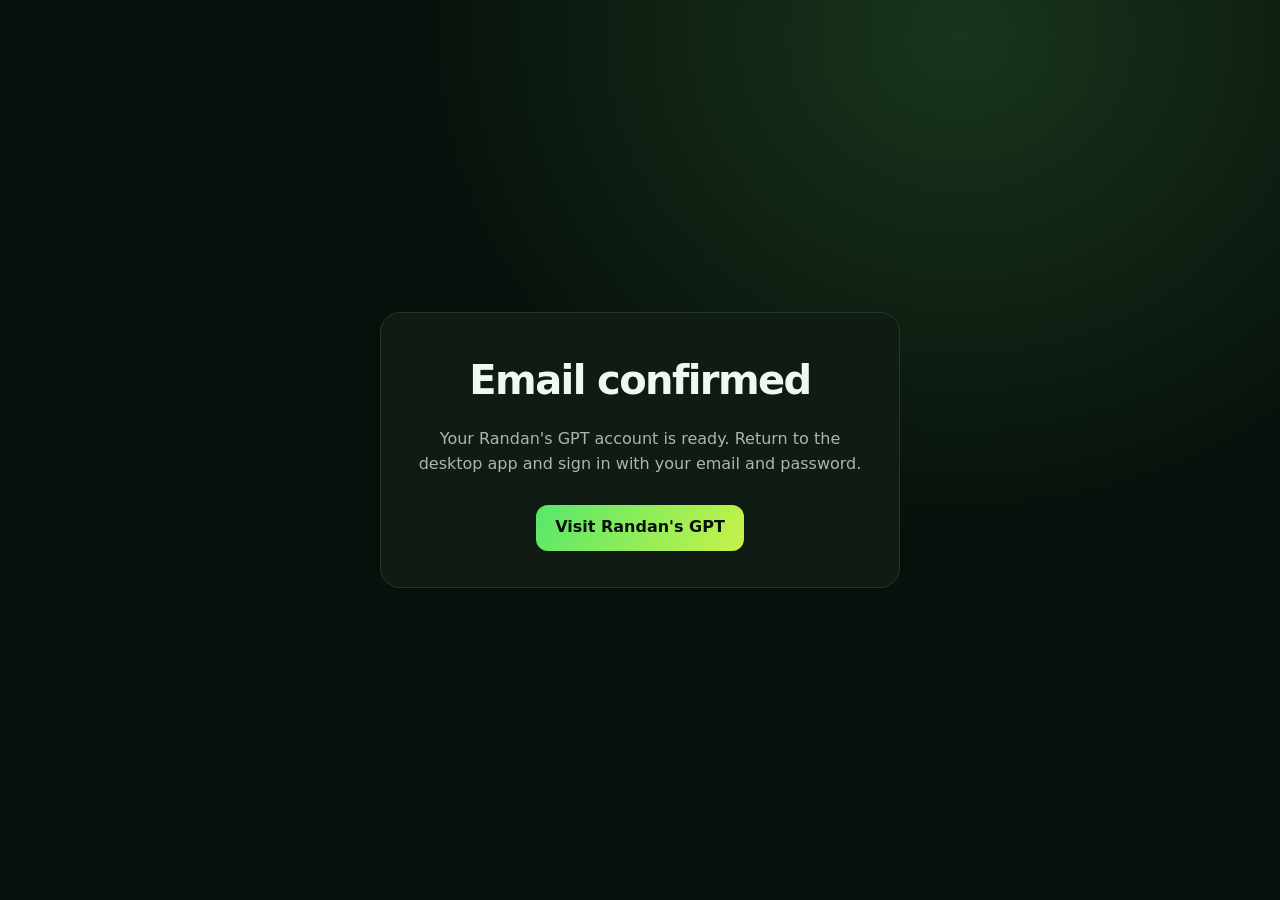
<file: docs/auth-confirmed.html>
<!doctype html>
<html lang="en">
<head>
  <meta charset="utf-8">
  <meta name="viewport" content="width=device-width, initial-scale=1">
  <meta name="theme-color" content="#07100b">
  <meta name="robots" content="noindex">
  <title>Email confirmed - Randan's GPT</title>
  <style>
    :root { color-scheme: dark; --bg:#07100b; --panel:#101b14; --text:#f1f8f2; --muted:#a9b8ad; --green:#56e76b; --lime:#c8f248; --line:#25372a; font-family:"Segoe UI",system-ui,sans-serif; }
    * { box-sizing:border-box; }
    body { display:grid; min-height:100vh; margin:0; place-items:center; padding:24px; color:var(--text); background:radial-gradient(ellipse at 75% 4%,#19351d 0,transparent 35rem),var(--bg); line-height:1.55; }
    main { width:min(100%,520px); padding:36px; border:1px solid var(--line); border-radius:20px; background:var(--panel); text-align:center; }
    h1 { margin:0 0 12px; font-size:clamp(28px,6vw,40px); letter-spacing:-.04em; }
    p { color:var(--muted); }
    a { display:inline-flex; min-height:46px; align-items:center; justify-content:center; margin-top:12px; padding:0 19px; border-radius:12px; color:#07100b; background:linear-gradient(120deg,var(--green),var(--lime)); font-weight:700; text-decoration:none; }
  </style>
</head>
<body>
  <main>
    <h1>Email confirmed</h1>
    <p>Your Randan's GPT account is ready. Return to the desktop app and sign in with your email and password.</p>
    <a href="./">Visit Randan's GPT</a>
  </main>
</body>
</html>
</file>
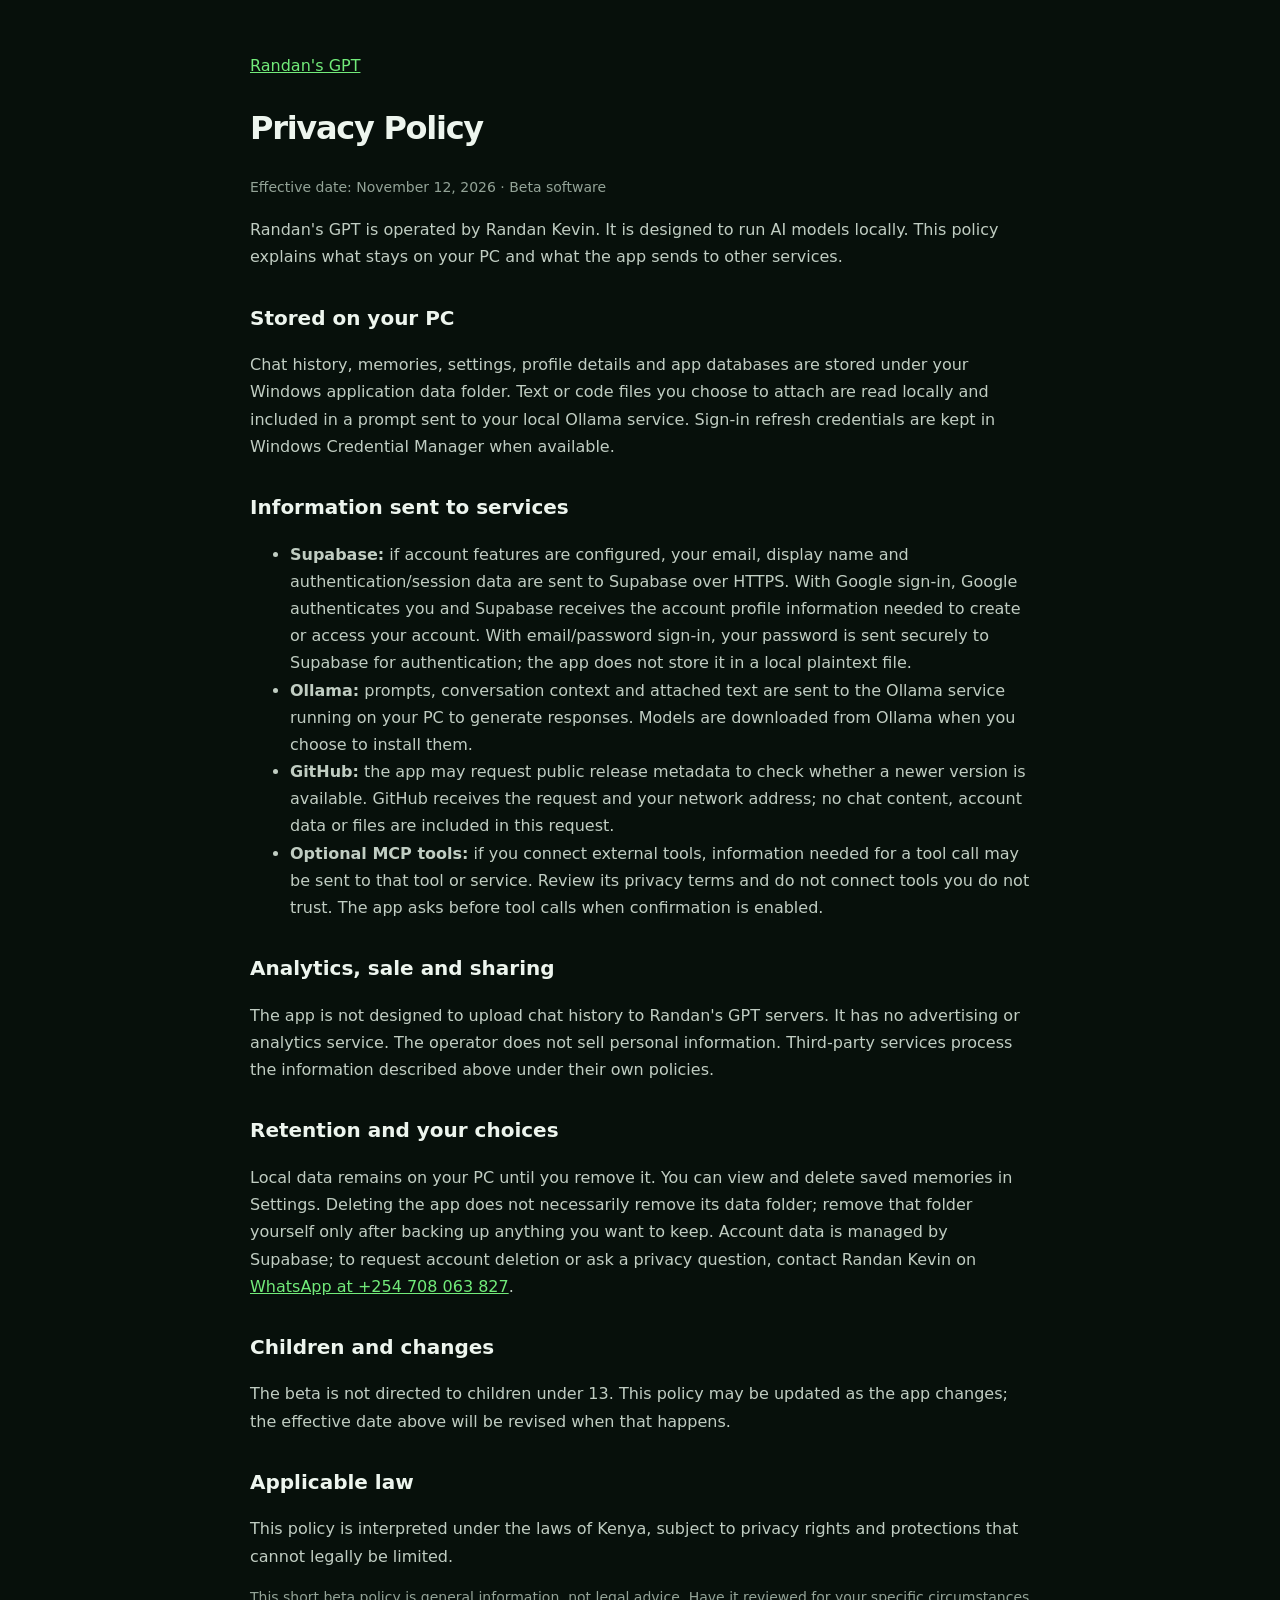
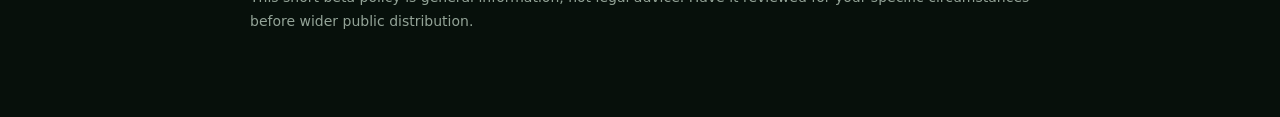
<file: docs/privacy.html>
<!doctype html>
<html lang="en">
<head>
  <meta charset="utf-8"><meta name="viewport" content="width=device-width, initial-scale=1">
  <meta name="description" content="Privacy Policy for Randan's GPT, a local-first Windows AI assistant.">
  <title>Privacy Policy - Randan's GPT</title>
  <style>
    :root { color-scheme:dark; font-family:Segoe UI,system-ui,sans-serif; background:#07100b; color:#edf5ee; }
    body { max-width:780px; margin:0 auto; padding:36px 22px 70px; line-height:1.7; }
    a { color:#72eb7a; } h1 { letter-spacing:-.04em; } h2 { margin-top:30px; font-size:20px; }
    p,li { color:#c0cdc2; } .meta { color:#93a397; font-size:14px; }
  </style>
</head>
<body>
  <p><a href="./">Randan's GPT</a></p>
  <h1>Privacy Policy</h1>
  <p class="meta">Effective date: November 12, 2026 · Beta software</p>
  <p>Randan's GPT is operated by Randan Kevin. It is designed to run AI models locally. This policy explains what stays on your PC and what the app sends to other services.</p>
  <h2>Stored on your PC</h2>
  <p>Chat history, memories, settings, profile details and app databases are stored under your Windows application data folder. Text or code files you choose to attach are read locally and included in a prompt sent to your local Ollama service. Sign-in refresh credentials are kept in Windows Credential Manager when available.</p>
  <h2>Information sent to services</h2>
  <ul>
    <li><b>Supabase:</b> if account features are configured, your email, display name and authentication/session data are sent to Supabase over HTTPS. With Google sign-in, Google authenticates you and Supabase receives the account profile information needed to create or access your account. With email/password sign-in, your password is sent securely to Supabase for authentication; the app does not store it in a local plaintext file.</li>
    <li><b>Ollama:</b> prompts, conversation context and attached text are sent to the Ollama service running on your PC to generate responses. Models are downloaded from Ollama when you choose to install them.</li>
    <li><b>GitHub:</b> the app may request public release metadata to check whether a newer version is available. GitHub receives the request and your network address; no chat content, account data or files are included in this request.</li>
    <li><b>Optional MCP tools:</b> if you connect external tools, information needed for a tool call may be sent to that tool or service. Review its privacy terms and do not connect tools you do not trust. The app asks before tool calls when confirmation is enabled.</li>
  </ul>
  <h2>Analytics, sale and sharing</h2>
  <p>The app is not designed to upload chat history to Randan's GPT servers. It has no advertising or analytics service. The operator does not sell personal information. Third-party services process the information described above under their own policies.</p>
  <h2>Retention and your choices</h2>
  <p>Local data remains on your PC until you remove it. You can view and delete saved memories in Settings. Deleting the app does not necessarily remove its data folder; remove that folder yourself only after backing up anything you want to keep. Account data is managed by Supabase; to request account deletion or ask a privacy question, contact Randan Kevin on <a href="https://wa.me/254708063827" target="_blank" rel="noopener noreferrer">WhatsApp at +254 708 063 827</a>.</p>
  <h2>Children and changes</h2>
  <p>The beta is not directed to children under 13. This policy may be updated as the app changes; the effective date above will be revised when that happens.</p>
  <h2>Applicable law</h2>
  <p>This policy is interpreted under the laws of Kenya, subject to privacy rights and protections that cannot legally be limited.</p>
  <p class="meta">This short beta policy is general information, not legal advice. Have it reviewed for your specific circumstances before wider public distribution.</p>
</body>
</html>
</file>
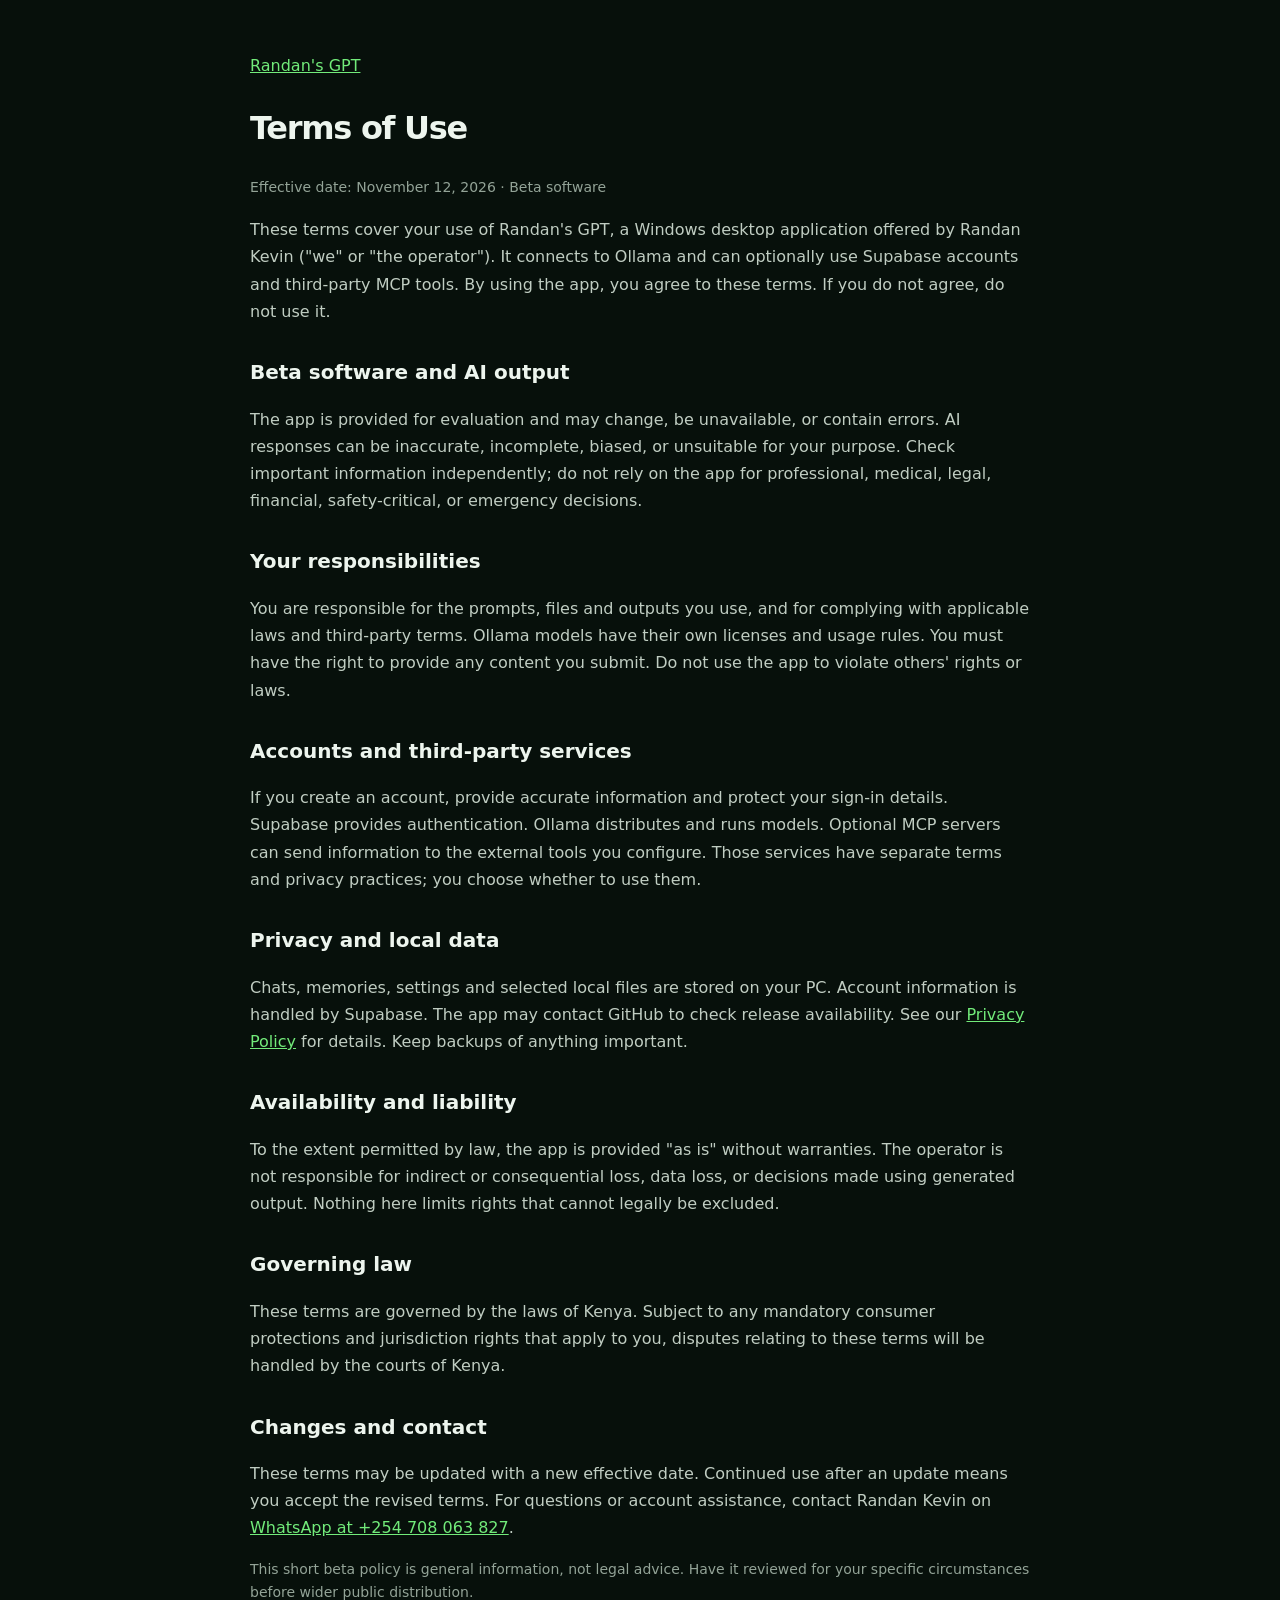
<file: docs/terms.html>
<!doctype html>
<html lang="en">
<head>
  <meta charset="utf-8"><meta name="viewport" content="width=device-width, initial-scale=1">
  <meta name="description" content="Terms of Use for Randan's GPT.">
  <title>Terms of Use - Randan's GPT</title>
  <style>
    :root { color-scheme:dark; font-family:Segoe UI,system-ui,sans-serif; background:#07100b; color:#edf5ee; }
    body { max-width:780px; margin:0 auto; padding:36px 22px 70px; line-height:1.7; }
    a { color:#72eb7a; } h1 { letter-spacing:-.04em; } h2 { margin-top:30px; font-size:20px; }
    p,li { color:#c0cdc2; } .meta { color:#93a397; font-size:14px; }
  </style>
</head>
<body>
  <p><a href="./">Randan's GPT</a></p>
  <h1>Terms of Use</h1>
  <p class="meta">Effective date: November 12, 2026 · Beta software</p>
  <p>These terms cover your use of Randan's GPT, a Windows desktop application offered by Randan Kevin ("we" or "the operator"). It connects to Ollama and can optionally use Supabase accounts and third-party MCP tools. By using the app, you agree to these terms. If you do not agree, do not use it.</p>
  <h2>Beta software and AI output</h2>
  <p>The app is provided for evaluation and may change, be unavailable, or contain errors. AI responses can be inaccurate, incomplete, biased, or unsuitable for your purpose. Check important information independently; do not rely on the app for professional, medical, legal, financial, safety-critical, or emergency decisions.</p>
  <h2>Your responsibilities</h2>
  <p>You are responsible for the prompts, files and outputs you use, and for complying with applicable laws and third-party terms. Ollama models have their own licenses and usage rules. You must have the right to provide any content you submit. Do not use the app to violate others' rights or laws.</p>
  <h2>Accounts and third-party services</h2>
  <p>If you create an account, provide accurate information and protect your sign-in details. Supabase provides authentication. Ollama distributes and runs models. Optional MCP servers can send information to the external tools you configure. Those services have separate terms and privacy practices; you choose whether to use them.</p>
  <h2>Privacy and local data</h2>
  <p>Chats, memories, settings and selected local files are stored on your PC. Account information is handled by Supabase. The app may contact GitHub to check release availability. See our <a href="privacy.html">Privacy Policy</a> for details. Keep backups of anything important.</p>
  <h2>Availability and liability</h2>
  <p>To the extent permitted by law, the app is provided "as is" without warranties. The operator is not responsible for indirect or consequential loss, data loss, or decisions made using generated output. Nothing here limits rights that cannot legally be excluded.</p>
  <h2>Governing law</h2>
  <p>These terms are governed by the laws of Kenya. Subject to any mandatory consumer protections and jurisdiction rights that apply to you, disputes relating to these terms will be handled by the courts of Kenya.</p>
  <h2>Changes and contact</h2>
  <p>These terms may be updated with a new effective date. Continued use after an update means you accept the revised terms. For questions or account assistance, contact Randan Kevin on <a href="https://wa.me/254708063827" target="_blank" rel="noopener noreferrer">WhatsApp at +254 708 063 827</a>.</p>
  <p class="meta">This short beta policy is general information, not legal advice. Have it reviewed for your specific circumstances before wider public distribution.</p>
</body>
</html>
</file>
<file: randans_gpt/web/css/fonts.css>
/* Inter (SIL OFL 1.1) embedded as data URIs so the page works from file:// with no network */
@font-face { font-family: "Inter Variable"; font-style: normal; font-weight: 100 900; font-display: swap;
  src: url([data-uri]) format("woff2");
  unicode-range: U+0100-02BA,U+02BD-02C5,U+02C7-02CC,U+02CE-02D7,U+02DD-02FF,U+0304,U+0308,U+0329,U+1D00-1DBF,U+1E00-1E9F,U+1EF2-1EFF,U+2020,U+20A0-20AB,U+20AD-20C0,U+2113,U+2C60-2C7F,U+A720-A7FF; }
@font-face { font-family: "Inter Variable"; font-style: normal; font-weight: 100 900; font-display: swap;
  src: url([data-uri]) format("woff2");
  unicode-range: U+0000-00FF,U+0131,U+0152-0153,U+02BB-02BC,U+02C6,U+02DA,U+02DC,U+0304,U+0308,U+0329,U+2000-206F,U+20AC,U+2122,U+2191,U+2193,U+2212,U+2215,U+FEFF,U+FFFD; }
</file>
<file: randans_gpt/web/css/app.css>
/* =====================================================================
   Randan's GPT - design system
   Frosted glass, hairline borders, spring motion. Colours: neon green.
   ===================================================================== */
:root {
  --font: "Inter Variable", "SF Pro Display", "SF Pro Text", -apple-system, "Segoe UI Variable Display", "Segoe UI", system-ui, sans-serif;
  --mono: "SF Mono", "Cascadia Code", "JetBrains Mono", Consolas, ui-monospace, monospace;
  --ease: cubic-bezier(.22, .9, .28, 1);
  --spring: cubic-bezier(.34, 1.45, .64, 1);
  --r-xl: 28px; --r-lg: 20px; --r-md: 14px; --r-sm: 10px;
  --chat-size: 15px;
  --grad: linear-gradient(135deg, var(--accent), var(--accent-2));
}
[data-theme="dark"] {
  color-scheme: dark;
  --bg: #030605;
  --glass: rgba(15, 23, 18, .58); --solid: #0a110d; --panel: rgba(255,255,255,.035); --panel-2: rgba(255,255,255,.06);
  --stroke: rgba(255,255,255,.08); --stroke-2: rgba(255,255,255,.15); --hi: rgba(255,255,255,.07);
  --text: #eef6f0; --text-2: rgba(238,246,240,.66); --text-3: rgba(238,246,240,.42);
  --accent: #3ddc57; --accent-2: #c6f135; --accent-ink: #04140a;
  --accent-soft: rgba(61,220,87,.13); --accent-line: rgba(61,220,87,.5);
  --danger: #ff6259; --danger-soft: rgba(255,98,89,.14);
  --user-bg: linear-gradient(160deg, rgba(61,220,87,.26), rgba(61,220,87,.11));
  --user-line: rgba(61,220,87,.32);
  --code-bg: rgba(0,0,0,.42); --shadow: 0 26px 70px rgba(0,0,0,.5);
  --amb1: rgba(125,150,22,.36); --amb2: rgba(18,125,62,.44); --amb3: rgba(20,90,72,.24);
  --h-kw: #c792ea; --h-str: #c3e88d; --h-com: #6a8579; --h-num: #f78c6c; --h-fn: #82aaff; --h-ty: #ffcb6b; --h-dec: #7fdbca;
}
[data-theme="light"] {
  color-scheme: light;
  --bg: #e4eee7;
  --glass: rgba(255,255,255,.64); --solid: #f6faf7; --panel: rgba(16,44,28,.04); --panel-2: rgba(16,44,28,.07);
  --stroke: rgba(16,44,28,.10); --stroke-2: rgba(16,44,28,.18); --hi: rgba(255,255,255,.9);
  --text: #0f2016; --text-2: rgba(15,32,22,.68); --text-3: rgba(15,32,22,.45);
  --accent: #16a437; --accent-2: #86c900; --accent-ink: #05210f;
  --accent-soft: rgba(22,164,55,.12); --accent-line: rgba(22,164,55,.5);
  --danger: #d6333a; --danger-soft: rgba(214,51,58,.10);
  --user-bg: linear-gradient(160deg, #1fb143, #14962f); --user-line: transparent;
  --code-bg: rgba(16,44,28,.07); --shadow: 0 22px 60px rgba(30,70,45,.16);
  --amb1: rgba(190,225,130,.7); --amb2: rgba(120,205,150,.55); --amb3: rgba(160,215,190,.5);
  --h-kw: #7c3aed; --h-str: #15803d; --h-com: #6b7a72; --h-num: #c2410c; --h-fn: #1d4ed8; --h-ty: #b45309; --h-dec: #0f766e;
}

* { box-sizing: border-box; margin: 0; }
html, body { height: 100%; }
body {
  font: 400 14px/1.45 var(--font); font-feature-settings: "cv11", "ss01", "calt";
  color: var(--text); background: var(--bg); overflow: hidden;
  -webkit-font-smoothing: antialiased; text-rendering: optimizeLegibility; user-select: none;
}
button, input, textarea, select { font: inherit; color: inherit; }
button { cursor: pointer; border: 0; background: none; }
[hidden] { display: none !important; }
::selection { background: var(--accent-soft); }
.msg .bubble, .page-pad, textarea, input { user-select: text; }
:focus-visible { outline: 2px solid var(--accent-line); outline-offset: 2px; border-radius: 10px; }

/* ----- ambient background (static gradients: cheap on any GPU) ----- */
.ambient { position: fixed; inset: 0; z-index: 0; pointer-events: none; overflow: hidden; }
.ambient i { position: absolute; border-radius: 50%; }
.ambient i:nth-child(1) { width: 70vmax; height: 70vmax; left: -22vmax; top: -26vmax; background: radial-gradient(closest-side, var(--amb1), transparent); }
.ambient i:nth-child(2) { width: 80vmax; height: 80vmax; left: 18vmax; bottom: -48vmax; background: radial-gradient(closest-side, var(--amb2), transparent); }
.ambient i:nth-child(3) { width: 48vmax; height: 48vmax; right: -14vmax; top: -12vmax; background: radial-gradient(closest-side, var(--amb3), transparent); }

#app { position: relative; z-index: 1; height: 100%; display: grid; grid-template-rows: auto 1fr; gap: 12px; padding: 14px 16px 16px; }

/* ----- glass surfaces ----- */
.glass {
  background: var(--glass); border: 1px solid var(--stroke);
  -webkit-backdrop-filter: blur(22px) saturate(150%); backdrop-filter: blur(22px) saturate(150%);
  box-shadow: inset 0 1px 0 var(--hi), 0 10px 40px rgba(0,0,0,.18);
}
[data-fx="low"] .glass { -webkit-backdrop-filter: none; backdrop-filter: none; background: var(--solid); }
[data-fx="low"] *, [data-fx="low"] *::before, [data-fx="low"] *::after { animation: none !important; transition-duration: .01s !important; }
@media (prefers-reduced-motion: reduce) { *, *::before, *::after { animation: none !important; transition-duration: .01s !important; } }

/* ----- top bar ----- */
.topbar { display: flex; align-items: center; gap: 14px; }
.brand { display: grid; place-items: center; width: 44px; height: 44px; filter: drop-shadow(0 4px 14px rgba(61,220,87,.3)); }
.spacer { flex: 1; }

.seg { position: relative; display: inline-flex; align-items: center; padding: 4px; border-radius: 999px; gap: 2px; }
.seg button { position: relative; z-index: 1; padding: 8px 20px; border-radius: 999px; color: var(--text-2); font-weight: 500; transition: color .25s var(--ease); }
.seg button:hover { color: var(--text); }
.seg button.on { color: var(--text); }
.seg-ind { position: absolute; z-index: 0; top: 4px; bottom: 4px; left: 0; width: 0; border-radius: 999px; background: var(--panel-2);
  border: 1px solid var(--accent-line); box-shadow: 0 0 22px rgba(61,220,87,.18), inset 0 1px 0 var(--hi); transition: left .45s var(--spring), width .45s var(--spring); }
.seg.compact { padding: 3px; background: var(--panel); border: 1px solid var(--stroke); }
.seg.compact button { padding: 6px 10px; display: grid; place-items: center; }
.seg.compact.wide button { padding: 6px 18px; }
.seg.compact .seg-ind { top: 3px; bottom: 3px; }
.top-actions { display: flex; align-items: center; gap: 8px; padding: 6px 8px 6px 6px; border-radius: 999px; }

.icon-btn { position: relative; display: inline-grid; place-items: center; width: 38px; height: 38px; border-radius: 50%; color: var(--text-2);
  background: var(--panel); border: 1px solid var(--stroke); transition: transform .3s var(--spring), background .2s, color .2s, border-color .2s; flex: none; }
.icon-btn:hover { color: var(--text); background: var(--panel-2); border-color: var(--stroke-2); transform: translateY(-1px); }
.icon-btn:active { transform: scale(.93); }
.icon-btn.lg { width: 46px; height: 46px; }
.icon-btn.on { color: var(--accent); border-color: var(--accent-line); background: var(--accent-soft); }
.icon-btn svg, .pill svg { width: 18px; height: 18px; }
.dot { position: absolute; top: 6px; right: 7px; width: 9px; height: 9px; border-radius: 50%; background: var(--danger); box-shadow: 0 0 0 2px var(--solid), 0 0 10px var(--danger); }
.avatar-btn { width: 40px; height: 40px; border-radius: 50%; overflow: hidden; display: grid; place-items: center; font-weight: 700; color: var(--accent-ink);
  background: var(--grad); box-shadow: 0 0 0 2px var(--solid), 0 0 0 3px var(--accent-line); transition: transform .3s var(--spring); }
.avatar-btn:hover { transform: scale(1.06); }
.avatar-btn img, .big-avatar img { width: 100%; height: 100%; object-fit: cover; }

/* tooltips */
[data-tip] { position: relative; }
[data-tip]:hover::after { content: attr(data-tip); position: absolute; z-index: 60; top: calc(100% + 10px); left: 50%; transform: translateX(-50%); white-space: nowrap;
  padding: 6px 10px; border-radius: 9px; font-size: 12px; font-weight: 500; color: var(--text); background: var(--solid); border: 1px solid var(--stroke-2);
  box-shadow: 0 8px 24px rgba(0,0,0,.35); pointer-events: none; animation: pop .18s var(--ease) .35s both; }
[data-tip-pos="right"]:hover::after { top: 50%; left: calc(100% + 12px); transform: translateY(-50%); }
.rail [data-tip]:hover::after { top: 50%; left: calc(100% + 12px); transform: translateY(-50%); }
.top-actions [data-tip]:hover::after, .composer-bar [data-tip]:hover::after { top: auto; bottom: calc(100% + 10px); }
.top-actions [data-tip]:hover::after { top: calc(100% + 10px); bottom: auto; }

/* ----- shell ----- */
.shell { display: grid; grid-template-columns: 72px minmax(0, 1fr) 320px; gap: 14px; min-height: 0; }
.shell.no-history { grid-template-columns: 72px minmax(0, 1fr); }
.shell.no-history .history { display: none; }
.rail { display: flex; flex-direction: column; justify-content: space-between; align-items: center; padding: 12px 0; border-radius: var(--r-xl); gap: 10px; }
.rail-top, .rail-bottom { display: flex; flex-direction: column; gap: 10px; align-items: center; }
.rail .icon-btn { width: 46px; height: 46px; }
.rail .icon-btn:hover { transform: scale(1.12); }
.rail .icon-btn.on { box-shadow: 0 0 22px rgba(61,220,87,.25); }

.stage { position: relative; min-height: 0; }
.card { border-radius: var(--r-xl); box-shadow: inset 0 1px 0 var(--hi), var(--shadow); }
.page { position: absolute; inset: 0; opacity: 0; visibility: hidden; transform: translateY(10px) scale(.992); pointer-events: none;
  transition: opacity .35s var(--ease), transform .5s var(--ease), visibility 0s .5s; }
.page.active { opacity: 1; visibility: visible; transform: none; pointer-events: auto; transition-delay: 0s; }
.page.scroll { overflow-y: auto; }

/* ----- scrollbars ----- */
::-webkit-scrollbar { width: 10px; height: 10px; }
::-webkit-scrollbar-thumb { background: var(--stroke-2); border-radius: 10px; border: 3px solid transparent; background-clip: content-box; }
::-webkit-scrollbar-thumb:hover { background: var(--text-3); background-clip: content-box; border: 3px solid transparent; }
::-webkit-scrollbar-track { background: transparent; }

/* ----- pills / buttons ----- */
.pill { display: inline-flex; align-items: center; gap: 8px; padding: 0 15px; height: 38px; border-radius: 999px; font-weight: 500; color: var(--text);
  background: var(--panel); border: 1px solid var(--stroke); transition: transform .3s var(--spring), background .2s, border-color .2s, color .2s; white-space: nowrap; flex: none; }
.pill:hover { background: var(--panel-2); border-color: var(--stroke-2); }
.pill:active { transform: scale(.96); }
.pill.sm { height: 34px; padding: 0 13px; font-size: 13px; }
.pill.toggle { color: var(--text-2); }
.pill.toggle[aria-pressed="true"] { color: var(--accent); background: var(--accent-soft); border-color: var(--accent-line); box-shadow: 0 0 22px rgba(61,220,87,.14); }
.chip-accent { color: var(--accent); background: var(--accent-soft); border-color: var(--accent-line); height: 32px; font-size: 13px; }
.model-pill { border-color: var(--accent-line); padding-left: 8px; height: 40px; }
.model-pill .chev { width: 16px; height: 16px; opacity: .6; } .model-pill .chev svg { width: 16px; height: 16px; }

.btn { height: 38px; padding: 0 18px; border-radius: 999px; font-weight: 500; background: var(--panel-2); border: 1px solid var(--stroke); transition: transform .3s var(--spring), background .2s, border-color .2s; }
.btn:hover { border-color: var(--stroke-2); background: var(--panel-2); transform: translateY(-1px); }
.btn:active { transform: scale(.96); }
.btn.primary { color: var(--accent-ink); background: var(--grad); border-color: transparent; font-weight: 600; box-shadow: 0 8px 26px rgba(61,220,87,.28); }
.btn.ghost { background: transparent; }
.btn.sm { height: 30px; padding: 0 13px; font-size: 12.5px; }
.btn.wide { width: 100%; max-width: 340px; }
.danger-text { color: var(--danger); }

/* ================================ chat ================================ */
#page-chat { display: flex; flex-direction: column; }
.chat-head { display: flex; align-items: center; gap: 10px; padding: 14px 16px 6px; flex: none; }
.chat-col { position: relative; flex: 1; min-height: 0; display: flex; flex-direction: column; }
.messages { flex: 1; min-height: 0; overflow-y: auto; padding: 8px 28px 18px; scroll-behavior: smooth; }
.messages-inner { max-width: 820px; margin: 0 auto; display: flex; flex-direction: column; gap: 18px; }
.chat-col.is-welcome .messages { display: none; }
.welcome { display: none; flex-direction: column; align-items: center; text-align: center; padding: 0 20px; }
.chat-col.is-welcome { justify-content: center; }
.chat-col.is-welcome .welcome { display: flex; animation: rise .8s var(--ease) both; }
.welcome h1 { margin-top: 28px; font-size: 27px; font-weight: 600; letter-spacing: -.02em; max-width: 520px; line-height: 1.22; }
.welcome .sub { margin-top: 8px; color: var(--text-3); }

.composer-wrap { padding: 8px 24px 16px; flex: none; }
.chat-col.is-welcome .composer-wrap { padding-top: 26px; }
.composer { max-width: 760px; margin: 0 auto; border-radius: 26px; padding: 10px 12px 10px 14px; transition: border-color .3s, box-shadow .4s var(--ease); }
.composer:focus-within { border-color: var(--accent-line); box-shadow: inset 0 1px 0 var(--hi), 0 0 0 4px var(--accent-soft), 0 16px 50px rgba(0,0,0,.3); }
.input-row { display: flex; align-items: flex-start; gap: 10px; padding: 8px 4px 2px; }
.spark { color: var(--accent); margin-top: 3px; opacity: .9; } .spark svg { width: 18px; height: 18px; }
#input { flex: 1; resize: none; border: 0; outline: 0; background: transparent; max-height: 200px; line-height: 1.5; font-size: var(--chat-size); padding: 1px 0; }
#input::placeholder { color: var(--text-3); }
.composer-bar { display: flex; align-items: center; gap: 8px; padding-top: 8px; flex-wrap: wrap; }
.send { width: 40px; height: 40px; border-radius: 50%; display: grid; place-items: center; color: var(--accent-ink); background: var(--grad);
  box-shadow: 0 6px 22px rgba(61,220,87,.35); transition: transform .35s var(--spring), box-shadow .3s, filter .2s; flex: none; }
.send:hover { transform: scale(1.08); box-shadow: 0 8px 28px rgba(61,220,87,.5); }
.send:active { transform: scale(.92); }
.send svg { width: 19px; height: 19px; stroke-width: 2.6; }
.send.stop svg { fill: currentColor; stroke-width: 0; }
.send:disabled { filter: grayscale(.7) opacity(.5); box-shadow: none; transform: none; cursor: default; }
.attach-row { padding: 4px 2px 0 28px; }
.file-chip { display: inline-flex; align-items: center; gap: 8px; height: 30px; padding: 0 8px 0 12px; border-radius: 999px; font-size: 12.5px; color: var(--accent);
  background: var(--accent-soft); border: 1px solid var(--accent-line); animation: pop .3s var(--spring); }
.file-chip button { display: grid; place-items: center; width: 20px; height: 20px; border-radius: 50%; color: inherit; } .file-chip button:hover { background: var(--accent-soft); }
.file-chip svg { width: 14px; height: 14px; }
.starters { max-width: 760px; margin: 14px auto 0; display: none; flex-wrap: wrap; gap: 8px; justify-content: center; }
.chat-col.is-welcome .starters { display: flex; }
.starter { padding: 8px 14px; border-radius: 999px; font-size: 13px; color: var(--text-2); background: var(--panel); border: 1px solid var(--stroke); transition: all .3s var(--spring); }
.starter:hover { color: var(--text); border-color: var(--accent-line); background: var(--accent-soft); transform: translateY(-2px); }
.hint { max-width: 760px; margin: 8px auto 0; min-height: 18px; padding: 0 10px; font-size: 12px; color: var(--text-3); text-align: center; transition: color .2s; }
.hint.err { color: var(--danger); }

/* ----- messages ----- */
.msg { display: flex; gap: 12px; animation: rise .45s var(--ease) both; }
.msg.user { justify-content: flex-end; }
.msg-main { min-width: 0; max-width: 86%; display: flex; flex-direction: column; }
.msg.assistant .msg-main { flex: 1; max-width: none; }
.msg.user .msg-main { align-items: flex-end; max-width: 78%; }
.bubble { font-size: var(--chat-size); line-height: 1.62; overflow-wrap: anywhere; }
.msg.user .bubble { padding: 11px 17px; border-radius: 22px 22px 6px 22px; background: var(--user-bg); border: 1px solid var(--user-line); color: var(--text); white-space: pre-wrap; box-shadow: 0 8px 26px rgba(61,220,87,.10); }
[data-theme="light"] .msg.user .bubble { color: #fff; }
.msg.assistant .bubble { padding: 2px 2px; }
.msg.error .bubble { padding: 12px 16px; border-radius: 18px; background: var(--danger-soft); border: 1px solid rgba(255,98,89,.35); color: var(--text); }
.msg .avatar { flex: none; margin-top: 3px; }
.meta { display: flex; align-items: center; gap: 10px; margin-top: 6px; font-size: 11.5px; color: var(--text-3); opacity: 0; transition: opacity .25s; }
.msg:hover .meta, .msg:focus-within .meta { opacity: 1; }
.mini { display: inline-flex; align-items: center; gap: 5px; height: 24px; padding: 0 9px; border-radius: 999px; font-size: 11.5px; color: var(--text-3); transition: all .2s; }
.mini:hover { color: var(--text); background: var(--panel-2); } .mini svg { width: 13px; height: 13px; }
.typing { display: inline-flex; gap: 5px; padding: 10px 2px; }
.typing i { width: 7px; height: 7px; border-radius: 50%; background: var(--accent); animation: bounce 1.2s infinite ease-in-out; }
.typing i:nth-child(2) { animation-delay: .15s; } .typing i:nth-child(3) { animation-delay: .3s; }

/* markdown */
.md > :first-child { margin-top: 0; } .md > :last-child { margin-bottom: 0; }
.md p { margin: .55em 0; } .md h1, .md h2, .md h3, .md h4 { margin: 1.1em 0 .4em; font-weight: 650; letter-spacing: -.015em; line-height: 1.25; }
.md h1 { font-size: 1.45em; } .md h2 { font-size: 1.25em; } .md h3 { font-size: 1.1em; } .md h4 { font-size: 1em; }
.md ul, .md ol { margin: .5em 0; padding-left: 1.4em; } .md li { margin: .2em 0; padding-left: .2em; } .md li::marker { color: var(--accent); }
.md a { color: var(--accent); text-decoration: none; border-bottom: 1px solid var(--accent-line); cursor: pointer; }
.md blockquote { margin: .7em 0; padding: .1em 0 .1em 1em; border-left: 3px solid var(--accent-line); color: var(--text-2); }
.md hr { border: 0; height: 1px; background: var(--stroke-2); margin: 1.2em 0; }
.md code { font: 500 .88em/1 var(--mono); padding: .18em .45em; border-radius: 7px; background: var(--code-bg); border: 1px solid var(--stroke); }
.md .code { margin: .8em 0; border-radius: 16px; overflow: hidden; background: var(--code-bg); border: 1px solid var(--stroke); }
.md .code-head { display: flex; align-items: center; justify-content: space-between; padding: 6px 8px 6px 14px; font: 500 11.5px var(--mono); color: var(--text-3); border-bottom: 1px solid var(--stroke); background: var(--panel); }
.md .code pre { margin: 0; padding: 14px 16px; overflow-x: auto; }
.md .code code { padding: 0; border: 0; background: none; font: 400 .87em/1.6 var(--mono); }
.md table { border-collapse: collapse; margin: .8em 0; font-size: .95em; display: block; overflow-x: auto; }
.md th, .md td { padding: 7px 14px; border: 1px solid var(--stroke); text-align: left; } .md th { background: var(--panel-2); font-weight: 600; }
.t-k { color: var(--h-kw); } .t-s { color: var(--h-str); } .t-c { color: var(--h-com); font-style: italic; } .t-n { color: var(--h-num); }
.t-f { color: var(--h-fn); } .t-t { color: var(--h-ty); } .t-d { color: var(--h-dec); }
.think { margin: .4em 0 .8em; border-radius: 14px; border: 1px solid var(--stroke); background: var(--panel); overflow: hidden; }
.think summary { cursor: pointer; padding: 8px 14px; font-size: .88em; font-weight: 500; color: var(--text-3); list-style: none; display: flex; align-items: center; gap: 8px; }
.think summary::-webkit-details-marker { display: none; }
.think summary::before { content: ""; width: 7px; height: 7px; border-radius: 50%; background: var(--accent); animation: pulse 1.6s infinite; }
.think[data-done] summary::before { animation: none; opacity: .5; }
.think div { padding: 0 14px 12px; font-size: .92em; color: var(--text-3); font-style: italic; white-space: pre-wrap; }
.toolnote { display: inline-flex; align-items: center; gap: 8px; margin: .5em 0; padding: 6px 13px; border-radius: 999px; font-size: .86em; color: var(--accent); background: var(--accent-soft); border: 1px solid var(--accent-line); }
.toolnote svg { width: 14px; height: 14px; }

/* ----- orb ----- */
.ico { display: inline-grid; place-items: center; } .ico svg { width: 18px; height: 18px; display: block; flex: none; }
.orb { --sw: 2.4; position: relative; width: 128px; height: 128px; flex: none; }
.orb i { position: absolute; inset: 0; border-radius: 50%; }
.orb i.orb-glow { inset: -45%; background: radial-gradient(circle, rgba(61,220,87,.34), transparent 62%); animation: pulse 5s ease-in-out infinite; }
.orb-ring { position: absolute; inset: auto; left: 0; top: 0; width: 100%; height: 100%; overflow: visible; animation: spin 7s linear infinite; }
.orb-ring circle { fill: none; stroke: var(--accent); stroke-width: var(--sw); stroke-linecap: round; }
.orb-ring.r1 circle { stroke-dasharray: 190 100; }
.orb-ring.r2 { color: var(--accent-2); left: 9%; top: 9%; width: 82%; height: 82%; animation-duration: 5s; animation-direction: reverse; opacity: .85; } .orb-ring.r2 circle { stroke: var(--accent-2); stroke-dasharray: 150 140; }
.orb-ring.r3 { left: 19%; top: 19%; width: 62%; height: 62%; animation-duration: 10s; opacity: .7; } .orb-ring.r3 circle { stroke-dasharray: 120 170; }
.orb i.orb-core { inset: 29%; background: radial-gradient(circle at 50% 42%, #8dff98 0, #22a047 34%, #04170a 78%); box-shadow: 0 0 44px rgba(61,220,87,.5), inset 0 0 18px rgba(0,0,0,.6); animation: pulse 4s ease-in-out infinite; }
.orb.sm { --sw: 7; width: 26px; height: 26px; } .orb.sm i.orb-core { inset: 26%; box-shadow: 0 0 12px rgba(61,220,87,.6); }
.orb.xs { --sw: 7; width: 28px; height: 28px; }

/* ================================ history ================================ */
.history { display: flex; flex-direction: column; border-radius: var(--r-xl); min-height: 0; overflow: hidden; }
.h-head { display: flex; align-items: center; justify-content: space-between; padding: 18px 16px 8px 20px; }
.h-head h2 { font-size: 17px; font-weight: 600; letter-spacing: -.01em; }
.h-list { flex: 1; overflow-y: auto; padding: 4px 10px 14px; }
.h-group { margin: 14px 10px 6px; font-size: 12px; font-weight: 600; color: var(--text-3); letter-spacing: .02em; }
.h-item { position: relative; display: flex; align-items: center; gap: 11px; width: 100%; margin: 3px 0; padding: 11px 10px 11px 12px; border-radius: 16px; text-align: left;
  color: var(--text-2); background: var(--panel); border: 1px solid var(--stroke); transition: all .3s var(--ease); animation: rise .4s var(--ease) both; }
.h-item:hover { color: var(--text); background: var(--panel-2); border-color: var(--stroke-2); transform: translateX(2px); }
.h-item.active { color: var(--text); background: var(--accent-soft); border-color: var(--accent-line); }
.h-item .ico { color: var(--text-3); flex: none; } .h-item svg { width: 16px; height: 16px; }
.h-item .t { flex: 1; min-width: 0; overflow: hidden; text-overflow: ellipsis; white-space: nowrap; }
.h-item .more { opacity: 0; width: 26px; height: 26px; border-radius: 50%; display: grid; place-items: center; color: var(--text-3); flex: none; transition: opacity .2s; }
.h-item:hover .more, .h-item.active .more { opacity: 1; } .h-item .more:hover { background: var(--panel-2); color: var(--text); }
.empty { padding: 40px 20px; text-align: center; color: var(--text-3); }

/* ================================ pages ================================ */
.page-pad { padding: 34px 38px 40px; } .page-pad.narrow { max-width: 780px; margin: 0 auto; } .page-pad.center { text-align: center; display: flex; flex-direction: column; align-items: center; }
.title { font-size: 30px; font-weight: 650; letter-spacing: -.025em; }
.sub { color: var(--text-2); margin-top: 6px; } .sub.inline { margin: 0 0 0 8px; font-size: 13px; }
.foot { margin-top: 22px; color: var(--text-3); font-size: 12.5px; }
h3 { font-size: 15px; font-weight: 600; letter-spacing: -.01em; }
.stat-grid { display: grid; grid-template-columns: repeat(4, 1fr); gap: 14px; margin: 24px 0 16px; }
.stat { padding: 18px 20px; border-radius: var(--r-lg); background: var(--panel); border: 1px solid var(--stroke); animation: rise .6s var(--ease) both; }
.stat .ico { color: var(--accent); } .stat svg { width: 20px; height: 20px; }
.stat b { display: block; margin-top: 10px; font-size: 34px; font-weight: 650; letter-spacing: -.03em; background: var(--grad); -webkit-background-clip: text; background-clip: text; color: transparent; font-variant-numeric: tabular-nums; }
.stat span { color: var(--text-2); font-size: 13px; }
.two-col { display: grid; grid-template-columns: 1.3fr 1fr; gap: 14px; }
.panel { padding: 20px; border-radius: var(--r-lg); background: var(--panel); border: 1px solid var(--stroke); min-height: 250px; }
.bars { display: flex; align-items: flex-end; gap: 12px; height: 190px; margin-top: 20px; }
.bar { flex: 1; display: flex; flex-direction: column; align-items: center; justify-content: flex-end; gap: 8px; height: 100%; font-size: 12px; color: var(--text-3); }
.bar i { display: block; width: 100%; max-width: 44px; border-radius: 10px 10px 4px 4px; background: var(--grad); min-height: 4px; transform-origin: bottom; animation: grow .9s var(--ease) both; box-shadow: 0 6px 22px rgba(61,220,87,.25); }
.bar i.zero { background: var(--stroke-2); box-shadow: none; } .bar em { font-style: normal; color: var(--text); font-weight: 600; font-size: 12px; }
.hbars { margin-top: 16px; display: flex; flex-direction: column; gap: 14px; }
.hbar .lbl { display: flex; justify-content: space-between; margin-bottom: 6px; font-size: 13px; color: var(--text-2); } .hbar .lbl b { color: var(--text); font-weight: 600; }
.hbar .track { height: 8px; border-radius: 99px; background: var(--stroke); overflow: hidden; } .hbar .fill { height: 100%; border-radius: 99px; background: var(--grad); transform-origin: left; animation: growx .9s var(--ease) both; }

.big-avatar { width: 116px; height: 116px; margin: 22px 0 14px; border-radius: 50%; overflow: hidden; display: grid; place-items: center; font-size: 46px; font-weight: 700; color: var(--accent-ink);
  background: var(--grad); box-shadow: 0 0 0 4px var(--solid), 0 0 0 5px var(--accent-line), 0 20px 50px rgba(61,220,87,.25); }
.row-btns { display: flex; gap: 10px; justify-content: center; margin: 12px 0; flex-wrap: wrap; } .row-btns.left { justify-content: flex-start; align-items: center; }
.field { display: flex; flex-direction: column; gap: 6px; width: 100%; max-width: 340px; margin: 18px 0 14px; text-align: left; font-size: 12.5px; color: var(--text-2); }
.field input, .modal input { height: 44px; padding: 0 16px; border-radius: 14px; border: 1px solid var(--stroke-2); background: var(--panel); outline: 0; font-size: 14.5px; color: var(--text); transition: all .25s; width: 100%; }
.field input:focus, .modal input:focus { border-color: var(--accent-line); box-shadow: 0 0 0 4px var(--accent-soft); }

.group { margin: 20px 0 8px; border-radius: var(--r-lg); background: var(--panel); border: 1px solid var(--stroke); overflow: hidden; }
.group .row { display: flex; align-items: center; justify-content: space-between; gap: 20px; padding: 14px 18px; }
.group .row + .row { border-top: 1px solid var(--stroke); }
.row b { display: block; font-weight: 550; } .row small { display: block; color: var(--text-3); font-size: 12.5px; margin-top: 2px; }
.group-head { display: flex; align-items: center; justify-content: space-between; margin-top: 26px; }
.switch { position: relative; width: 48px; height: 28px; border-radius: 99px; background: var(--stroke-2); transition: background .3s var(--ease); flex: none; }
.switch i { position: absolute; top: 3px; left: 3px; width: 22px; height: 22px; border-radius: 50%; background: #fff; box-shadow: 0 2px 6px rgba(0,0,0,.35); transition: transform .35s var(--spring); }
.switch[aria-checked="true"] { background: var(--grad); } .switch[aria-checked="true"] i { transform: translateX(20px); }
select { appearance: none; -webkit-appearance: none; height: 38px; padding: 0 38px 0 16px; border-radius: 12px; border: 1px solid var(--stroke-2); outline: 0; max-width: 270px; font-weight: 500; color: var(--text);
  background: var(--panel) url("data:image/svg+xml;utf8,<svg xmlns='http://www.w3.org/2000/svg' width='14' height='14' viewBox='0 0 24 24' fill='none' stroke='%238aa093' stroke-width='2.5' stroke-linecap='round' stroke-linejoin='round'><polyline points='6 9 12 15 18 9'/></svg>") no-repeat right 14px center; }
select option { background: var(--solid); color: var(--text); }
.stepper { display: inline-flex; align-items: center; border-radius: 99px; border: 1px solid var(--stroke-2); background: var(--panel); }
.stepper button { width: 36px; height: 34px; font-size: 18px; color: var(--text-2); border-radius: 99px; } .stepper button:hover { color: var(--accent); } .stepper span { min-width: 30px; text-align: center; font-variant-numeric: tabular-nums; font-weight: 600; }
.mem-row { display: flex; align-items: center; gap: 12px; padding: 12px 18px; } .mem-row + .mem-row { border-top: 1px solid var(--stroke); } .mem-row span { flex: 1; }
.stack { display: flex; flex-direction: column; gap: 12px; margin-top: 18px; }
.server { display: grid; grid-template-columns: auto 1fr auto; gap: 4px 16px; align-items: center; padding: 16px 18px; border-radius: var(--r-lg); background: var(--panel); border: 1px solid var(--stroke); animation: rise .45s var(--ease) both; }
.server .ico { grid-row: span 3; width: 40px; height: 40px; border-radius: 12px; display: grid; place-items: center; color: var(--accent); background: var(--accent-soft); } .server .ico svg { width: 20px; height: 20px; }
.server .name { font-weight: 600; font-size: 15px; } .server .st { font-size: 13px; } .st.ok { color: var(--accent); } .st.bad { color: var(--danger); } .st.idle { color: var(--text-3); }
.server .cmd { font: 11.5px var(--mono); color: var(--text-3); overflow: hidden; text-overflow: ellipsis; white-space: nowrap; max-width: 420px; }
.server .side { grid-column: 3; grid-row: 1 / span 3; display: flex; flex-direction: column; gap: 8px; align-items: flex-end; }

.help-card { margin: 14px 0; padding: 20px 22px; border-radius: var(--r-lg); background: var(--panel); border: 1px solid var(--stroke); }
.help-card h3 { color: var(--accent); margin-bottom: 8px; } .help-card p { color: var(--text-2); white-space: pre-line; line-height: 1.6; }
kbd { font: 600 11.5px var(--mono); padding: 2px 7px; border-radius: 6px; background: var(--panel-2); border: 1px solid var(--stroke-2); border-bottom-width: 2px; }
.about { text-align: center; } .about .orb { margin: 14px auto 10px; width: 64px; height: 64px; }

/* ================================ overlays ================================ */
#layer { position: fixed; inset: 0; z-index: 50; pointer-events: none; } #layer > * { pointer-events: auto; }
.popover { position: fixed; z-index: 55; min-width: 210px; padding: 6px; border-radius: 18px; background: var(--solid); border: 1px solid var(--stroke-2);
  -webkit-backdrop-filter: blur(30px) saturate(160%); backdrop-filter: blur(30px) saturate(160%); box-shadow: 0 24px 60px rgba(0,0,0,.5), inset 0 1px 0 var(--hi);
  transform-origin: var(--ox, top left); animation: pop .22s var(--spring) both; }
[data-theme="dark"] .popover { background: rgba(14,21,17,.86); } [data-theme="light"] .popover { background: rgba(255,255,255,.86); }
.menu-item { display: flex; align-items: center; gap: 11px; width: 100%; padding: 9px 12px; border-radius: 12px; text-align: left; color: var(--text); transition: background .15s; }
.menu-item:hover { background: var(--panel-2); } .menu-item svg { width: 16px; height: 16px; color: var(--text-2); flex: none; }
.menu-item.danger { color: var(--danger); } .menu-item.danger svg { color: var(--danger); }
.menu-item .tick { margin-left: auto; width: 16px; color: var(--accent); } .menu-item.checked { background: var(--accent-soft); }
.menu-sep { height: 1px; margin: 5px 8px; background: var(--stroke); }
.note-card { padding: 10px 12px; border-radius: 12px; margin: 2px 0; } .note-card.unread { background: var(--accent-soft); }
.note-card b { font-size: 13px; display: flex; justify-content: space-between; gap: 14px; } .note-card b em { font-style: normal; color: var(--text-3); font-weight: 400; font-size: 11.5px; }
.note-card p { margin-top: 3px; font-size: 12.5px; color: var(--text-2); line-height: 1.45; }
.pop-title { display: flex; justify-content: space-between; align-items: center; padding: 8px 12px 6px; font-weight: 600; }

.backdrop { position: fixed; inset: 0; z-index: 70; display: grid; place-items: center; background: rgba(0,0,0,.45); -webkit-backdrop-filter: blur(8px); backdrop-filter: blur(8px); animation: fade .25s both; }
.modal { width: min(440px, 90vw); padding: 24px; border-radius: 26px; background: var(--solid); border: 1px solid var(--stroke-2); box-shadow: 0 40px 100px rgba(0,0,0,.6), inset 0 1px 0 var(--hi); animation: pop .35s var(--spring) both; user-select: text; }
.modal h3 { font-size: 18px; margin-bottom: 8px; } .modal p { color: var(--text-2); } .modal pre { margin: 12px 0 0; padding: 12px 14px; border-radius: 12px; background: var(--code-bg); border: 1px solid var(--stroke); font: 12px/1.5 var(--mono); max-height: 160px; overflow: auto; white-space: pre-wrap; }
.modal label { display: block; margin: 12px 0 5px; font-size: 12.5px; color: var(--text-2); }
.modal .actions { display: flex; justify-content: flex-end; gap: 10px; margin-top: 20px; }
.tool-name svg { width: 15px; height: 15px; }
.tool-name { display: inline-flex; align-items: center; gap: 8px; margin: 12px 0 0; padding: 7px 13px; border-radius: 999px; background: var(--accent-soft); border: 1px solid var(--accent-line); color: var(--accent); font-weight: 600; font-size: 13px; }
#toasts { position: fixed; left: 50%; bottom: 28px; transform: translateX(-50%); z-index: 90; display: flex; flex-direction: column; gap: 10px; align-items: center; pointer-events: none; }
.toast { padding: 11px 18px; border-radius: 999px; font-size: 13.5px; font-weight: 500; background: var(--solid); border: 1px solid var(--stroke-2); box-shadow: 0 16px 44px rgba(0,0,0,.45); animation: toast 3.2s var(--ease) both; }
.toast.err { border-color: rgba(255,98,89,.5); color: var(--danger); }

/* ================================ motion ================================ */
@keyframes spin { to { transform: rotate(360deg); } }
@keyframes pulse { 0%, 100% { opacity: .85; transform: scale(1); } 50% { opacity: 1; transform: scale(1.05); } }
@keyframes bounce { 0%, 60%, 100% { transform: translateY(0); opacity: .45; } 30% { transform: translateY(-6px); opacity: 1; } }
@keyframes rise { from { opacity: 0; transform: translateY(12px); } to { opacity: 1; transform: none; } }
@keyframes pop { from { opacity: 0; transform: scale(.92); } to { opacity: 1; transform: none; } }
@keyframes fade { from { opacity: 0; } to { opacity: 1; } }
@keyframes grow { from { transform: scaleY(0); } to { transform: scaleY(1); } }
@keyframes growx { from { transform: scaleX(0); } to { transform: scaleX(1); } }
@keyframes toast { 0% { opacity: 0; transform: translateY(14px) scale(.96); } 10%, 85% { opacity: 1; transform: none; } 100% { opacity: 0; transform: translateY(6px); } }

@media (max-width: 1180px) { .shell { grid-template-columns: 72px minmax(0,1fr) 290px; } .stat-grid { grid-template-columns: repeat(2, 1fr); } }
.shell.no-history { grid-template-columns: 72px minmax(0, 1fr); }

/* ===================================================================== */
/* ===================== live preview pane ============================= */
/* ===================================================================== */
.chat-body { flex: 1; min-height: 0; display: flex; }
.chat-col { min-width: 0; }
.preview { flex: 0 0 52%; min-width: 380px; display: flex; flex-direction: column; margin: 0 14px 14px 0; border-radius: 22px; overflow: hidden; background: var(--solid); border: 1px solid var(--stroke-2); box-shadow: var(--shadow); animation: slidein .5s var(--ease) both; }
.preview[hidden] { display: none; }
.preview.expanded { position: absolute; inset: 62px 14px 14px 14px; z-index: 20; margin: 0; }
#chatBody.has-preview .chat-col { flex: 1 1 0; }
#chatBody.preview-expanded .chat-col { visibility: hidden; }
.pv-head { display: flex; align-items: center; gap: 8px; padding: 10px 12px; border-bottom: 1px solid var(--stroke); background: var(--panel); flex-wrap: wrap; }
.pv-head .icon-btn { width: 34px; height: 34px; } .pv-head .icon-btn svg { width: 16px; height: 16px; }
.badge { display: inline-grid; place-items: center; min-width: 17px; height: 17px; margin-left: 6px; padding: 0 5px; border-radius: 99px; font-size: 10.5px; font-weight: 700; color: #fff; background: var(--danger); }
.pv-body { position: relative; flex: 1; min-height: 0; }
.pv-pane { position: absolute; inset: 0; display: none; overflow: auto; } .pv-pane.on { display: block; }
.pv-stage { height: 100%; display: flex; justify-content: center; align-items: flex-start; padding: 0; background: repeating-conic-gradient(var(--panel) 0 25%, transparent 0 50%) 0 0 / 22px 22px; }
.pv-device { width: 100%; height: 100%; transition: width .5s var(--ease), height .5s var(--ease), margin .5s var(--ease), border-radius .5s var(--ease); background: #fff; overflow: hidden; }
.pv-device.tablet { width: 768px; max-width: calc(100% - 24px); height: calc(100% - 24px); margin-top: 12px; border-radius: 20px; box-shadow: 0 0 0 8px #101614, 0 20px 50px rgba(0,0,0,.4); }
.pv-device.phone { width: 390px; max-width: calc(100% - 24px); height: calc(100% - 24px); margin-top: 12px; border-radius: 30px; box-shadow: 0 0 0 9px #101614, 0 20px 50px rgba(0,0,0,.4); }
#pvFrame { width: 100%; height: 100%; border: 0; background: #fff; display: block; }
.pv-code { margin: 0; padding: 16px 18px; font: 12.5px/1.65 var(--mono); user-select: text; white-space: pre; min-height: 100%; background: var(--code-bg); }
.pv-console { padding: 10px 12px; font: 12.5px/1.5 var(--mono); user-select: text; }
.pv-line { display: flex; gap: 10px; padding: 5px 8px; border-radius: 8px; border-bottom: 1px solid var(--stroke); white-space: pre-wrap; word-break: break-word; }
.pv-line.error { color: var(--danger); background: var(--danger-soft); } .pv-line.warn { color: #e8b13a; } .pv-line b { flex: none; opacity: .6; font-weight: 500; }
.code-actions { display: inline-flex; gap: 4px; align-items: center; } .mini.accent { color: var(--accent); background: var(--accent-soft); }
.mini.accent:hover { background: var(--accent-soft); filter: brightness(1.15); }
@keyframes slidein { from { opacity: 0; transform: translateX(30px); } to { opacity: 1; transform: none; } }

/* ===================================================================== */
/* ============================ overlays =============================== */
/* ===================================================================== */
.overlay { position: fixed; inset: 0; z-index: 80; display: grid; place-items: center; overflow: auto; padding: 24px;
  background: radial-gradient(60vmax 50vmax at 10% 0%, var(--amb1), transparent), radial-gradient(70vmax 60vmax at 80% 100%, var(--amb2), transparent), var(--bg); animation: fade .4s both; }
.overlay[hidden] { display: none; }
.auth-card, .ob-card { position: relative; border-radius: 32px; background: var(--glass); border: 1px solid var(--stroke-2); -webkit-backdrop-filter: blur(30px) saturate(150%); backdrop-filter: blur(30px) saturate(150%);
  box-shadow: inset 0 1px 0 var(--hi), 0 40px 100px rgba(0,0,0,.5); animation: pop .55s var(--spring) both; }
[data-fx="low"] .auth-card, [data-fx="low"] .ob-card { background: var(--solid); backdrop-filter: none; }
.auth-card { width: min(440px, 100%); padding: 34px 34px 28px; text-align: center; }
.auth-card .orb { margin: 4px auto 10px; width: 78px; height: 78px; } .auth-card h2 { font-size: 24px; font-weight: 650; letter-spacing: -.02em; } .auth-card .lead { margin: 6px 0 20px; color: var(--text-2); font-size: 14px; }
.auth-form { display: flex; flex-direction: column; gap: 12px; text-align: left; }
.input { position: relative; display: flex; align-items: center; }
.input > .ico { position: absolute; left: 14px; color: var(--text-3); pointer-events: none; } .input > .ico svg { width: 17px; height: 17px; }
.input input { width: 100%; height: 48px; padding: 0 44px 0 42px; border-radius: 16px; border: 1px solid var(--stroke-2); background: var(--panel); outline: 0; font-size: 14.5px; color: var(--text); user-select: text; transition: border-color .25s, box-shadow .25s; }
.input input:focus { border-color: var(--accent-line); box-shadow: 0 0 0 4px var(--accent-soft); }
.input .eye { position: absolute; right: 8px; width: 34px; height: 34px; border-radius: 50%; color: var(--text-3); display: grid; place-items: center; } .input .eye:hover { color: var(--text); background: var(--panel-2); } .input .eye svg { width: 17px; height: 17px; }
.btn.block { width: 100%; height: 48px; font-size: 15px; border-radius: 16px; }
.btn.google { gap: 10px; background: var(--solid); border-color: var(--stroke-2); color: var(--text); }
.btn.google:hover { border-color: var(--accent-line); background: var(--panel-2); }
.google-mark { font: 700 17px/1 Arial, sans-serif; color: #4285f4; }
.btn.loading { pointer-events: none; opacity: .75; } .btn.loading::after { content: ""; display: inline-block; width: 14px; height: 14px; margin-left: 10px; vertical-align: -2px; border-radius: 50%; border: 2px solid currentColor; border-right-color: transparent; animation: spin .7s linear infinite; }
.link-row { display: flex; justify-content: space-between; gap: 10px; font-size: 13px; } .link { color: var(--accent); background: none; font-weight: 500; padding: 4px 2px; } .link:hover { text-decoration: underline; }
.form-error { min-height: 20px; font-size: 13px; color: var(--danger); text-align: center; } .form-error.shake { animation: shake .4s; } .form-ok { color: var(--accent); }
.divider { display: flex; align-items: center; gap: 12px; color: var(--text-3); font-size: 12px; margin: 2px 0; } .divider::before, .divider::after { content: ""; flex: 1; height: 1px; background: var(--stroke-2); }
.strength { display: flex; gap: 5px; margin-top: -4px; } .strength i { flex: 1; height: 4px; border-radius: 4px; background: var(--stroke-2); transition: background .3s; } .strength.s1 i:nth-child(-n+1) { background: var(--danger); } .strength.s2 i:nth-child(-n+2) { background: #e8b13a; } .strength.s3 i:nth-child(-n+3) { background: var(--accent-2); } .strength.s4 i { background: var(--accent); }
.code-input { height: 60px !important; text-align: center; letter-spacing: .5em; font-size: 26px !important; font-weight: 600; padding: 0 0 0 .5em !important; }
.check { display: flex; gap: 10px; align-items: flex-start; font-size: 12.5px; color: var(--text-2); line-height: 1.45; } .check input { margin-top: 2px; accent-color: var(--accent); width: 16px; height: 16px; }
@keyframes shake { 0%, 100% { transform: none; } 20%, 60% { transform: translateX(-6px); } 40%, 80% { transform: translateX(6px); } }

/* ---- setup wizard ---- */
.ob-card { width: min(920px, 100%); height: min(660px, calc(100vh - 48px)); display: flex; flex-direction: column; padding: 22px 30px 22px; }
.ob-top { display: flex; align-items: center; justify-content: space-between; } .ob-dots { display: flex; gap: 8px; }
.ob-dots i { width: 8px; height: 8px; border-radius: 99px; background: var(--stroke-2); transition: all .45s var(--spring); } .ob-dots i.on { width: 28px; background: var(--grad); } .ob-dots i.past { background: var(--accent-line); }
.ob-body { flex: 1; min-height: 0; overflow-y: auto; padding: 18px 4px 8px; animation: rise .5s var(--ease) both; }
.ob-foot { display: flex; align-items: center; gap: 10px; padding-top: 14px; border-top: 1px solid var(--stroke); }
.ob-center { display: flex; flex-direction: column; align-items: center; text-align: center; padding-top: 24px; } .ob-center h1 { font-size: 32px; font-weight: 650; letter-spacing: -.03em; margin: 24px 0 10px; } .ob-center p { max-width: 520px; color: var(--text-2); line-height: 1.6; }
.ob-title { font-size: 26px; font-weight: 650; letter-spacing: -.025em; } .ob-sub { color: var(--text-2); margin: 6px 0 20px; max-width: 640px; line-height: 1.55; }
.spec-grid { display: grid; grid-template-columns: repeat(2, 1fr); gap: 12px; }
.spec { display: flex; gap: 14px; align-items: center; padding: 16px 18px; border-radius: 20px; background: var(--panel); border: 1px solid var(--stroke); animation: rise .5s var(--ease) both; }
.spec .ico { width: 44px; height: 44px; border-radius: 14px; display: grid; place-items: center; color: var(--accent); background: var(--accent-soft); flex: none; } .spec .ico svg { width: 22px; height: 22px; }
.spec small { display: block; color: var(--text-3); font-size: 12px; } .spec b { display: block; font-weight: 600; font-size: 15px; margin-top: 1px; } .spec span.v { color: var(--text-2); font-size: 12.5px; }
.power { margin-top: 16px; padding: 18px 20px; border-radius: 20px; border: 1px solid var(--accent-line); background: var(--accent-soft); display: flex; align-items: center; gap: 16px; }
.power .meter { flex: none; width: 140px; height: 10px; border-radius: 99px; background: var(--stroke-2); overflow: hidden; } .power .meter i { display: block; height: 100%; border-radius: 99px; background: var(--grad); transition: width 1s var(--ease); }
.scan { display: flex; flex-direction: column; align-items: center; gap: 18px; padding: 60px 0; color: var(--text-2); }
.use-grid { display: grid; grid-template-columns: repeat(3, 1fr); gap: 12px; }
.use { position: relative; text-align: left; padding: 18px; border-radius: 20px; background: var(--panel); border: 1px solid var(--stroke); transition: all .35s var(--spring); }
.use:hover { transform: translateY(-3px); border-color: var(--stroke-2); } .use .ico { width: 40px; height: 40px; border-radius: 13px; display: grid; place-items: center; color: var(--text-2); background: var(--panel-2); margin-bottom: 12px; } .use .ico svg { width: 20px; height: 20px; }
.use b { display: block; font-weight: 600; } .use small { display: block; color: var(--text-3); margin-top: 3px; font-size: 12.5px; line-height: 1.4; }
.use.on { background: var(--accent-soft); border-color: var(--accent-line); box-shadow: 0 0 30px rgba(61,220,87,.14); } .use.on .ico { color: var(--accent-ink); background: var(--grad); }
.use .tick { position: absolute; top: 14px; right: 14px; width: 22px; height: 22px; border-radius: 50%; display: grid; place-items: center; background: var(--grad); color: var(--accent-ink); opacity: 0; transform: scale(.4); transition: all .35s var(--spring); } .use.on .tick { opacity: 1; transform: none; } .use .tick svg { width: 13px; height: 13px; stroke-width: 3; }
.pref { margin-top: 20px; display: flex; align-items: center; gap: 14px; flex-wrap: wrap; } .pref span { color: var(--text-2); }
.picks { display: flex; flex-direction: column; gap: 12px; }
.pick { display: grid; grid-template-columns: auto 1fr auto; gap: 14px; align-items: center; padding: 16px 18px; border-radius: 20px; background: var(--panel); border: 1px solid var(--stroke); animation: rise .5s var(--ease) both; }
.pick .ico { width: 46px; height: 46px; border-radius: 14px; display: grid; place-items: center; color: var(--accent); background: var(--accent-soft); } .pick .ico svg { width: 22px; height: 22px; }
.pick .t { font-weight: 600; font-size: 15px; } .pick .tag { font: 11.5px var(--mono); color: var(--text-3); } .pick .d { color: var(--text-2); font-size: 13px; margin-top: 3px; }
.pick .side { text-align: right; display: flex; flex-direction: column; align-items: flex-end; gap: 6px; }
.chip { display: inline-flex; align-items: center; height: 22px; padding: 0 10px; border-radius: 99px; font-size: 11.5px; font-weight: 600; background: var(--panel-2); color: var(--text-2); }
.chip.fast { color: var(--accent); background: var(--accent-soft); } .chip.ok { color: #e8b13a; background: rgba(232,177,58,.14); } .chip.have { color: var(--text-2); }
.ob-note { margin-top: 14px; padding: 12px 16px; border-radius: 14px; font-size: 13px; background: rgba(232,177,58,.12); border: 1px solid rgba(232,177,58,.35); color: var(--text); } .ob-note.bad { background: var(--danger-soft); border-color: rgba(255,98,89,.4); }
.total { margin-top: 16px; display: flex; justify-content: space-between; align-items: center; color: var(--text-2); font-size: 13.5px; } .total b { color: var(--text); }
.dl { display: flex; flex-direction: column; gap: 14px; }
.dl-item { padding: 16px 18px; border-radius: 20px; background: var(--panel); border: 1px solid var(--stroke); } .dl-item .top { display: flex; justify-content: space-between; gap: 12px; font-weight: 600; } .dl-item .st { color: var(--text-3); font-weight: 400; font-size: 12.5px; margin-top: 8px; display: flex; justify-content: space-between; }
.dl-item .bar2 { height: 8px; margin-top: 12px; border-radius: 99px; background: var(--stroke-2); overflow: hidden; } .dl-item .bar2 i { display: block; height: 100%; width: 0; border-radius: 99px; background: var(--grad); transition: width .35s linear; box-shadow: 0 0 16px rgba(61,220,87,.5); }
.dl-item.ok .st { color: var(--accent); } .dl-item.bad { border-color: rgba(255,98,89,.45); } .dl-item.bad .st { color: var(--danger); }
.done-list { margin-top: 18px; display: flex; flex-direction: column; gap: 8px; text-align: left; width: min(480px, 100%); } .done-list div { display: flex; justify-content: space-between; padding: 11px 16px; border-radius: 14px; background: var(--panel); border: 1px solid var(--stroke); font-size: 13.5px; } .done-list span { color: var(--text-3); }
@media (max-width: 900px) { .use-grid { grid-template-columns: repeat(2, 1fr); } .spec-grid { grid-template-columns: 1fr; } }

/* narrow chat column (e.g. while the preview is open): icon-only toggle pills, no wrapping */
.chat-col { container-type: inline-size; container-name: chatcol; }
.seg button { white-space: nowrap; }
@container chatcol (max-width: 640px) {
  .composer-bar .pill.toggle { padding: 0 12px; } .composer-bar .pill.toggle .lbl { display: none; }
  .composer-wrap { padding-left: 14px; padding-right: 14px; }
}
</file>
